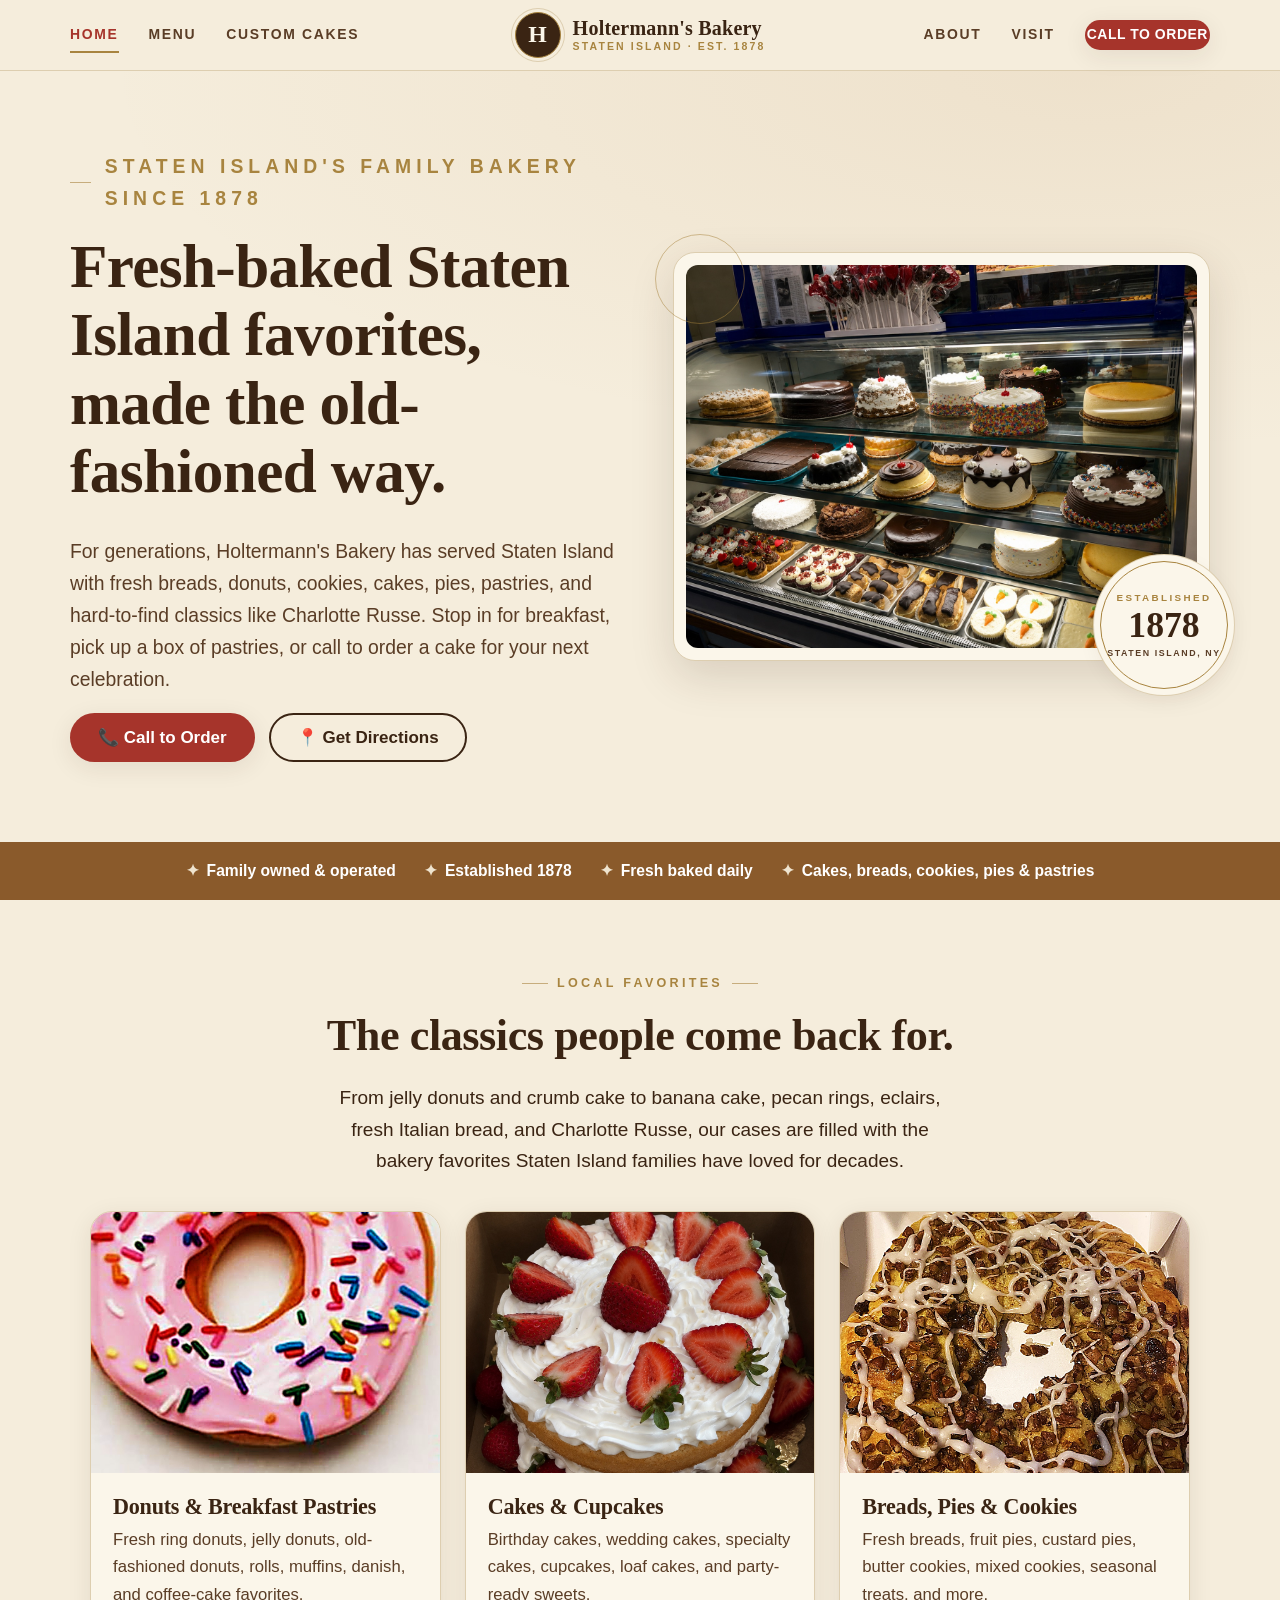
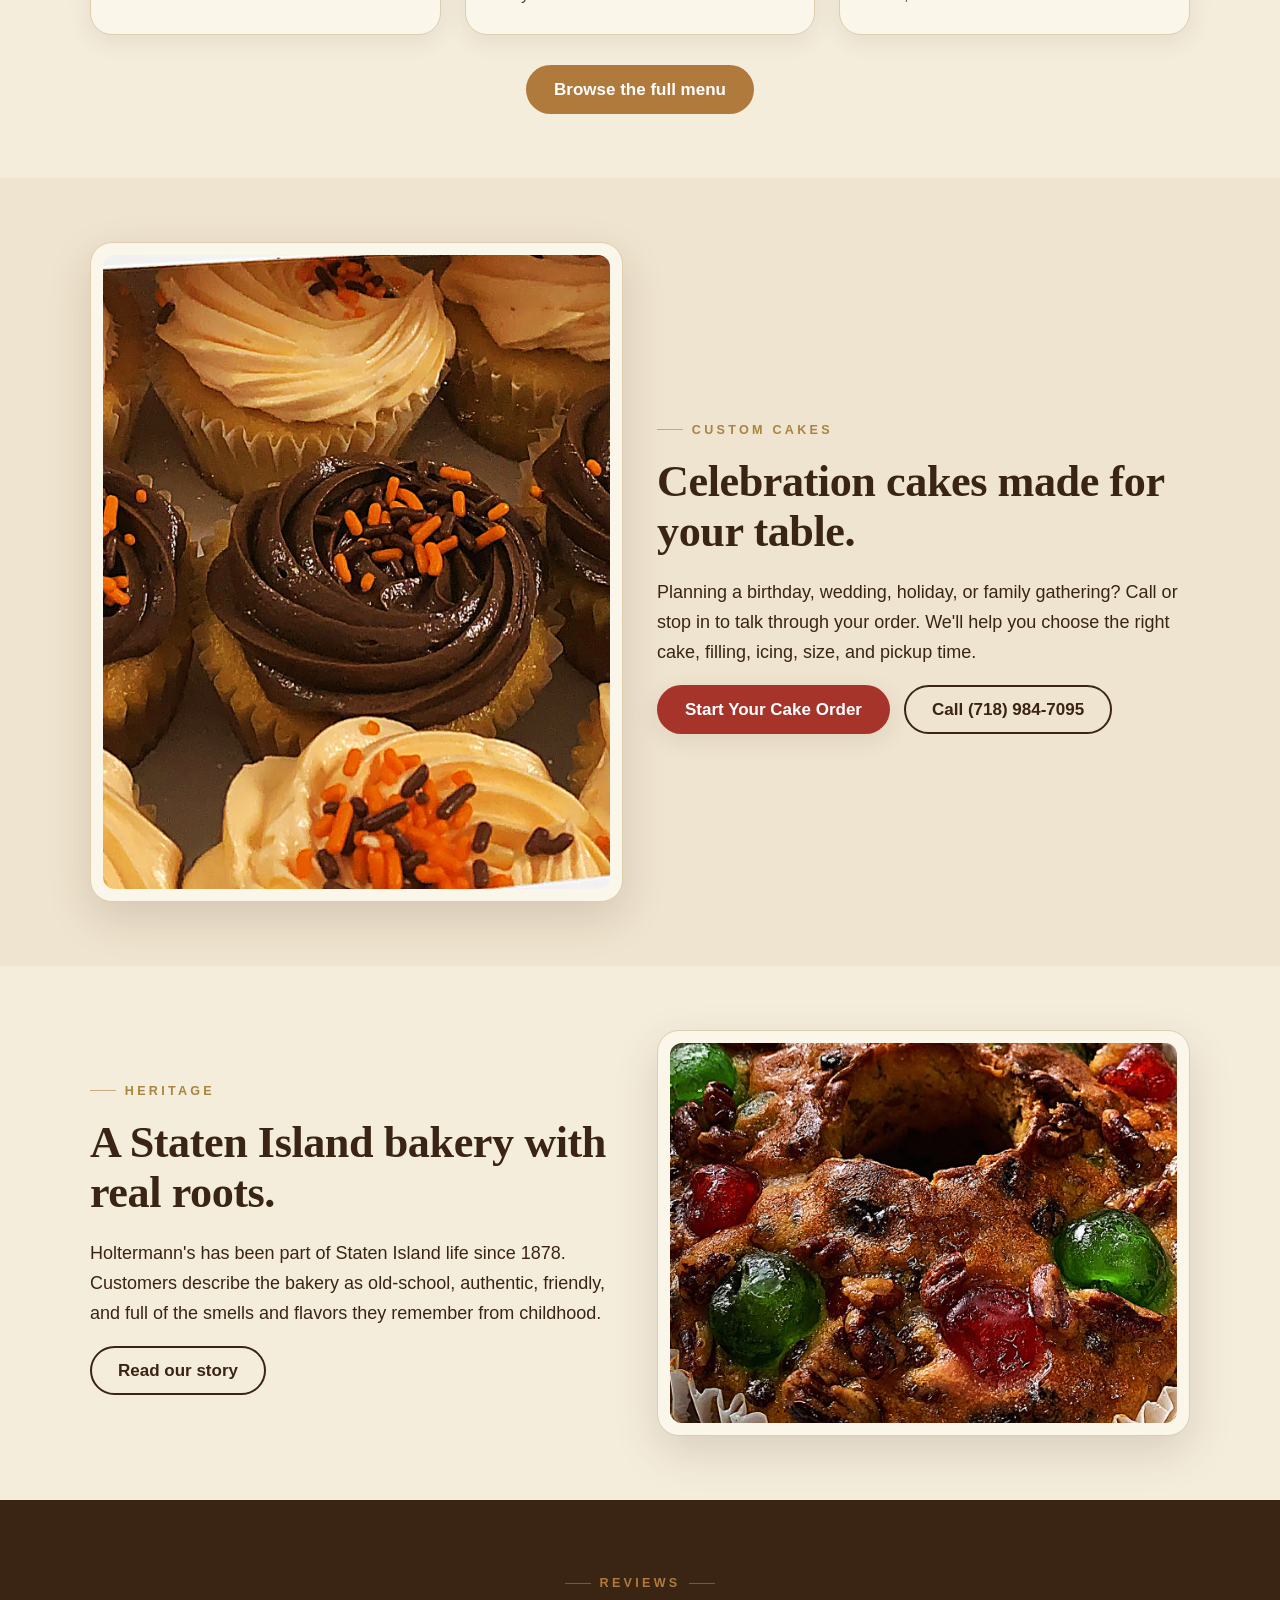
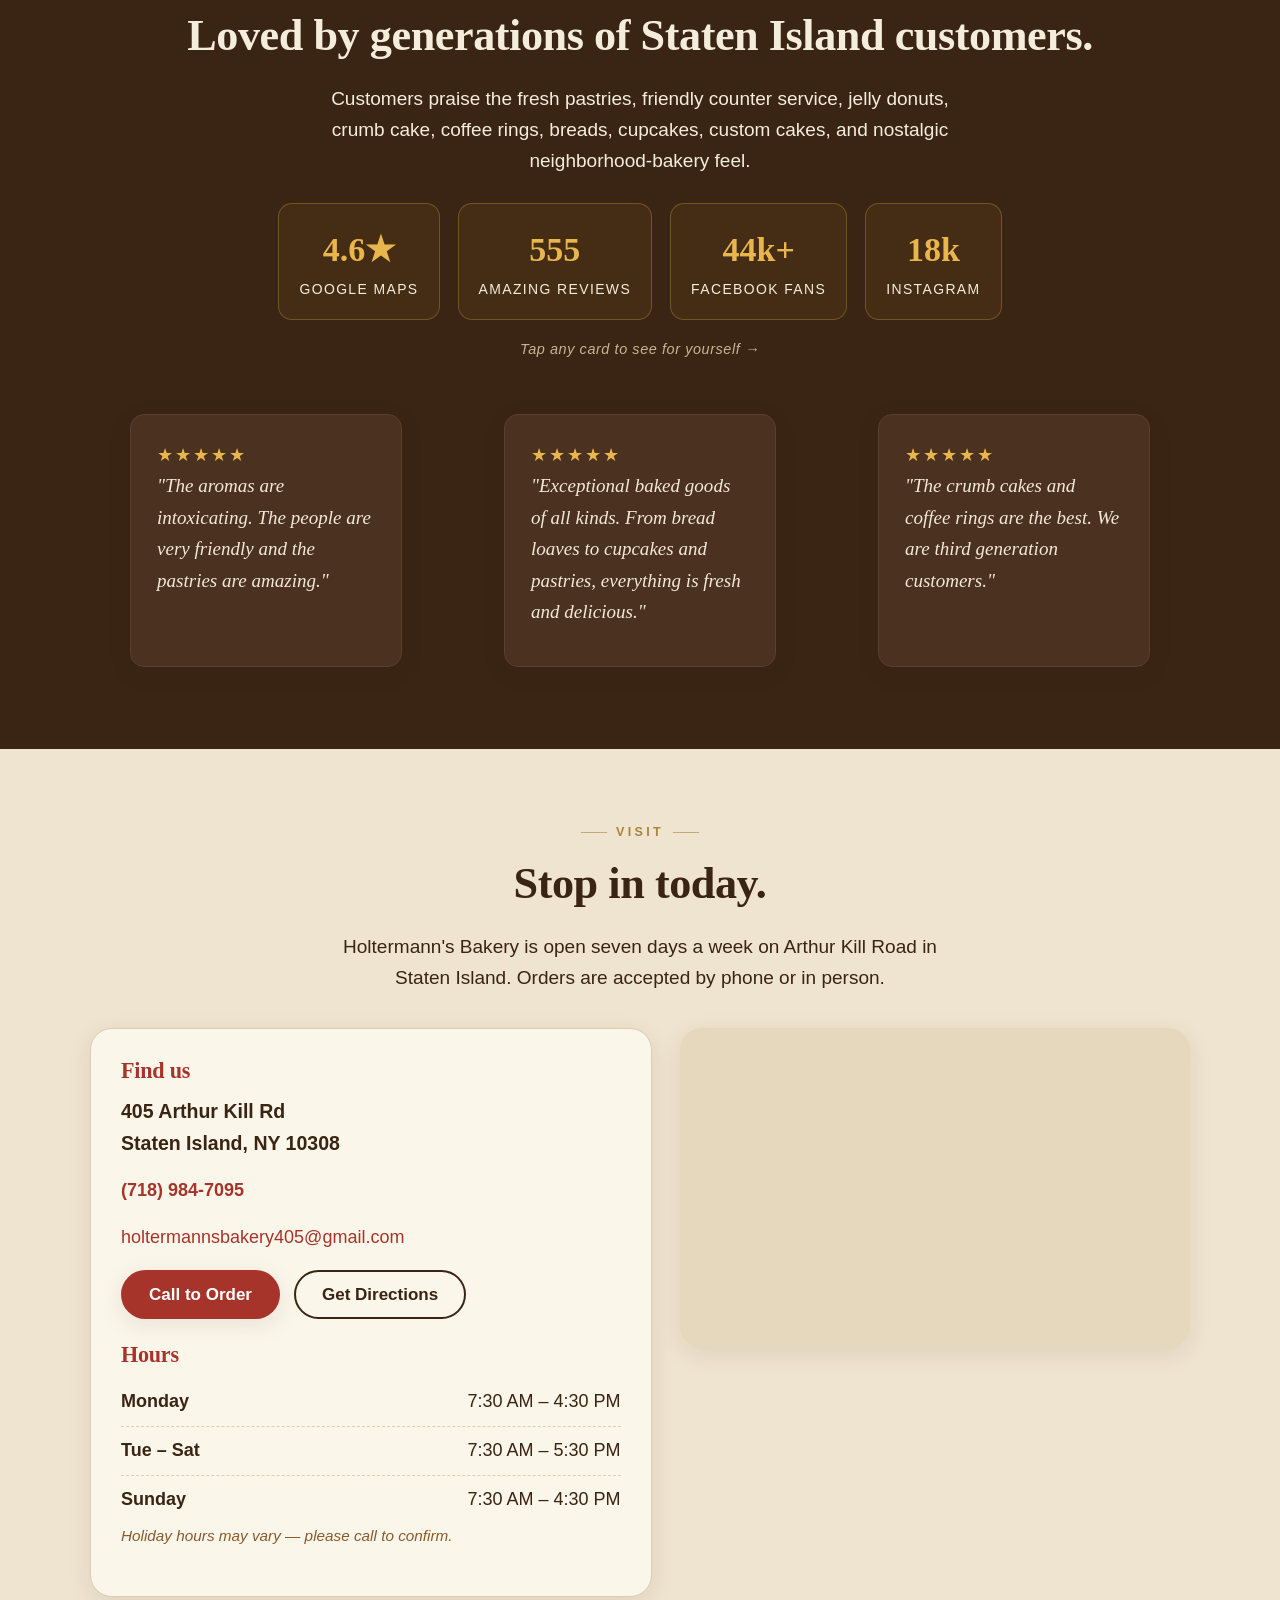
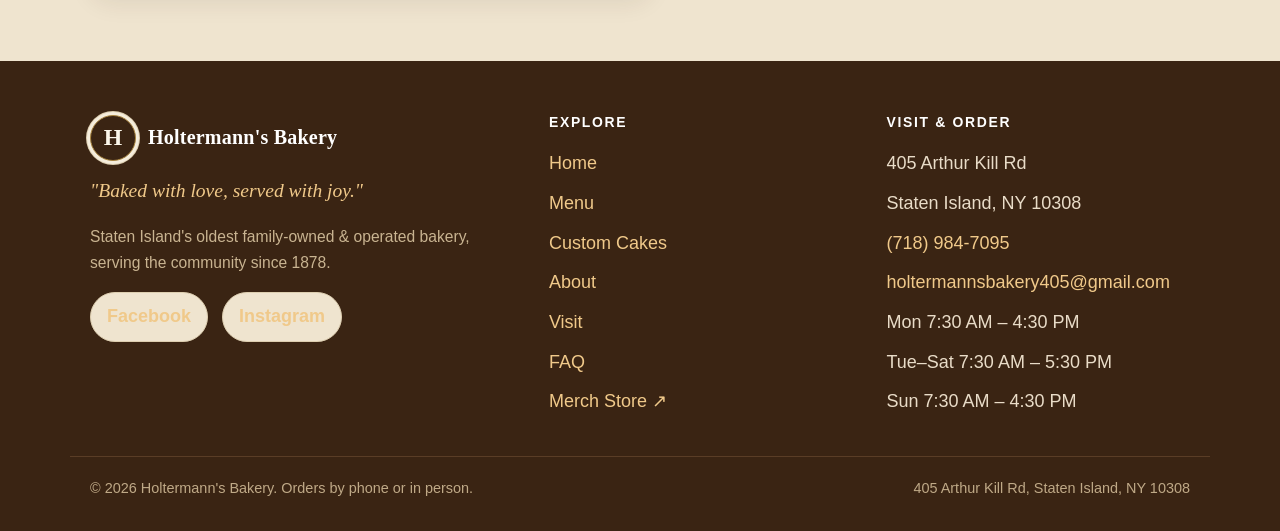
<file: index.html>
<!DOCTYPE html>
<html lang="en">
<head>
<meta charset="utf-8">
<meta name="viewport" content="width=device-width, initial-scale=1">
<title>Holtermann's Bakery | Staten Island Bakery Since 1878</title>
<meta name="description" content="Holtermann's Bakery is Staten Island's family-owned bakery since 1878, serving fresh donuts, cakes, breads, cookies, pies, pastries, and custom celebration cakes.">
<link rel="canonical" href="https://holtermannsbakerynyc.com/">
<meta property="og:title" content="Holtermann's Bakery | Staten Island Bakery Since 1878">
<meta property="og:description" content="Staten Island's family-owned bakery since 1878. Fresh donuts, cakes, breads, cookies, pies & custom cakes.">
<meta property="og:type" content="website">
<meta property="og:image" content="images/bakery-showcase.jpg">
<link rel="icon" href="data:image/svg+xml,<svg xmlns='http://www.w3.org/2000/svg' viewBox='0 0 100 100'><text y='.9em' font-size='90'>🥐</text></svg>">
<link rel="stylesheet" href="css/styles.css">
<script type="application/ld+json">
{
  "@context": "https://schema.org",
  "@type": "Bakery",
  "name": "Holtermann's Bakery",
  "description": "Staten Island's oldest family-owned and operated bakery, serving fresh breads, donuts, cookies, cakes, pies, and pastries since 1878.",
  "image": "https://holtermannsbakerynyc.com/images/bakery-showcase.jpg",
  "url": "https://holtermannsbakerynyc.com/",
  "telephone": "+1-718-984-7095",
  "email": "holtermannsbakery405@gmail.com",
  "foundingDate": "1878",
  "priceRange": "$$",
  "address": {
    "@type": "PostalAddress",
    "streetAddress": "405 Arthur Kill Rd",
    "addressLocality": "Staten Island",
    "addressRegion": "NY",
    "postalCode": "10308",
    "addressCountry": "US"
  },
  "sameAs": [
    "https://www.facebook.com/HoltermannsBakery/",
    "https://www.instagram.com/holtermanns_bakery/"
  ],
  "openingHoursSpecification": [
    { "@type": "OpeningHoursSpecification", "dayOfWeek": "Monday", "opens": "07:30", "closes": "16:30" },
    { "@type": "OpeningHoursSpecification", "dayOfWeek": ["Tuesday","Wednesday","Thursday","Friday","Saturday"], "opens": "07:30", "closes": "17:30" },
    { "@type": "OpeningHoursSpecification", "dayOfWeek": "Sunday", "opens": "07:30", "closes": "16:30" }
  ]
}
</script>
</head>
<body>
<a class="skip" href="#main">Skip to content</a>

<!-- HEADER -->
<header class="site-header">
  <nav class="nav" aria-label="Primary">
    <div class="nav__side nav__side--left">
      <a href="index.html" aria-current="page">Home</a>
      <a href="menu.html">Menu</a>
      <a href="custom-cakes.html">Custom Cakes</a>
    </div>
    <a class="brand" href="index.html">
      <span class="brand__mark" aria-hidden="true">H</span>
      <span class="brand__name">Holtermann's Bakery<span class="brand__since">Staten Island · Est. 1878</span></span>
    </a>
    <div class="nav__side nav__side--right">
      <a href="about.html">About</a>
      <a href="visit.html">Visit</a>
      <a class="btn btn--primary nav__cta" href="tel:+17189847095">Call to Order</a>
    </div>
    <button class="nav__toggle" aria-label="Open menu" aria-controls="mobile-menu" aria-expanded="false">
      <span></span><span></span><span></span>
    </button>
  </nav>
  <div class="mobile-menu" id="mobile-menu">
    <a href="index.html">Home</a>
    <a href="menu.html">Menu</a>
    <a href="custom-cakes.html">Custom Cakes</a>
    <a href="about.html">About</a>
    <a href="visit.html">Visit</a>
    <a href="faq.html">FAQ</a>
    <a href="https://merch.holtermannsbakerynyc.com/" target="_blank" rel="noopener">Merch</a>
    <a class="btn btn--primary" href="tel:+17189847095">Call (718) 984-7095</a>
  </div>
</header>

<main id="main">

  <!-- HERO -->
  <section class="hero">
    <div class="hero__inner">
      <div class="hero__content">
        <p class="eyebrow">Staten Island's family bakery since 1878</p>
        <h1>Fresh-baked Staten Island favorites, made the old-fashioned way.</h1>
        <p>For generations, Holtermann's Bakery has served Staten Island with fresh breads, donuts, cookies, cakes, pies, pastries, and hard-to-find classics like Charlotte Russe. Stop in for breakfast, pick up a box of pastries, or call to order a cake for your next celebration.</p>
        <div class="btn-row">
          <a class="btn btn--primary" href="tel:+17189847095">📞 Call to Order</a>
          <a class="btn btn--secondary" href="https://www.google.com/maps/dir/?api=1&destination=405+Arthur+Kill+Rd,+Staten+Island,+NY+10308" target="_blank" rel="noopener">📍 Get Directions</a>
        </div>
      </div>
      <div class="hero__media">
        <span class="hero__accent" aria-hidden="true"></span>
        <div class="framed">
          <img src="images/bakery-showcase.jpg" alt="Holtermann's Bakery display case filled with fresh cakes, cupcakes, eclairs and pastries">
        </div>
        <div class="hero__seal" aria-hidden="true">
          <div class="seal">
            <div>
              <span class="seal__est">Established</span>
              <span class="seal__yr">1878</span>
              <span class="seal__loc">Staten Island, NY</span>
            </div>
          </div>
        </div>
      </div>
    </div>
  </section>

  <!-- CREDIBILITY STRIP -->
  <div class="creds">
    <ul>
      <li>Family owned &amp; operated</li>
      <li>Established 1878</li>
      <li>Fresh baked daily</li>
      <li>Cakes, breads, cookies, pies &amp; pastries</li>
    </ul>
  </div>

  <!-- FAVORITES -->
  <section class="section">
    <div class="wrap center">
      <p class="eyebrow">Local favorites</p>
      <h2>The classics people come back for.</h2>
      <p class="lede">From jelly donuts and crumb cake to banana cake, pecan rings, eclairs, fresh Italian bread, and Charlotte Russe, our cases are filled with the bakery favorites Staten Island families have loved for decades.</p>
    </div>
    <div class="wrap" style="margin-top:34px">
      <div class="cards">
        <article class="card">
          <img class="card__img" src="images/celebrate-donut.jpg" alt="Pink-frosted donut covered in rainbow sprinkles">
          <div class="card__body">
            <h3>Donuts &amp; Breakfast Pastries</h3>
            <p>Fresh ring donuts, jelly donuts, old-fashioned donuts, rolls, muffins, danish, and coffee-cake favorites.</p>
          </div>
        </article>
        <article class="card">
          <img class="card__img" src="images/strawberry-cake.jpg" alt="Fresh strawberry whipped-cream layer cake">
          <div class="card__body">
            <h3>Cakes &amp; Cupcakes</h3>
            <p>Birthday cakes, wedding cakes, specialty cakes, cupcakes, loaf cakes, and party-ready sweets.</p>
          </div>
        </article>
        <article class="card">
          <img class="card__img" src="images/pecan-ring.jpg" alt="Glazed pecan ring coffee cake">
          <div class="card__body">
            <h3>Breads, Pies &amp; Cookies</h3>
            <p>Fresh breads, fruit pies, custard pies, butter cookies, mixed cookies, seasonal treats, and more.</p>
          </div>
        </article>
      </div>
      <div class="center" style="margin-top:30px">
        <a class="btn btn--light" href="menu.html">Browse the full menu</a>
      </div>
    </div>
  </section>

  <!-- CUSTOM CAKES -->
  <section class="section section--cream">
    <div class="wrap split">
      <div class="split__media">
        <img src="images/cupcakes-box.jpg" alt="Box of decorated Holtermann's cupcakes ready for a celebration">
      </div>
      <div>
        <p class="eyebrow">Custom cakes</p>
        <h2>Celebration cakes made for your table.</h2>
        <p>Planning a birthday, wedding, holiday, or family gathering? Call or stop in to talk through your order. We'll help you choose the right cake, filling, icing, size, and pickup time.</p>
        <div class="btn-row">
          <a class="btn btn--primary" href="custom-cakes.html">Start Your Cake Order</a>
          <a class="btn btn--secondary" href="tel:+17189847095">Call (718) 984-7095</a>
        </div>
      </div>
    </div>
  </section>

  <!-- HERITAGE -->
  <section class="section">
    <div class="wrap split split--reverse split--wide">
      <div class="split__media">
        <img src="images/fruitcake-ring.jpg" alt="Traditional glazed fruit ring cake from Holtermann's Bakery">
      </div>
      <div>
        <p class="eyebrow">Heritage</p>
        <h2>A Staten Island bakery with real roots.</h2>
        <p>Holtermann's has been part of Staten Island life since 1878. Customers describe the bakery as old-school, authentic, friendly, and full of the smells and flavors they remember from childhood.</p>
        <a class="btn btn--secondary" href="about.html">Read our story</a>
      </div>
    </div>
  </section>

  <!-- REVIEWS -->
  <section class="section section--choc">
    <div class="wrap center">
      <p class="eyebrow">Reviews</p>
      <h2>Loved by generations of Staten Island customers.</h2>
      <p class="lede">Customers praise the fresh pastries, friendly counter service, jelly donuts, crumb cake, coffee rings, breads, cupcakes, custom cakes, and nostalgic neighborhood-bakery feel.</p>
      <div class="rating-row" style="margin:26px 0 0">
        <a class="rating" href="https://www.google.com/maps/place/Holtermann%27s+Bakery/@40.5582791,-74.1717361,14z/data=!4m6!3m5!1s0x89c24b96fa76ae95:0x78c61182bccd5add!8m2!3d40.5645637!4d-74.1556045!16s%2Fg%2F1tmqmpqr?entry=ttu&amp;g_ep=EgoyMDI2MDcwNy4wIKXMDSoASAFQAw%3D%3D" target="_blank" rel="noopener"><b>4.6★</b><span>Google Maps</span></a>
        <a class="rating" href="https://www.google.com/maps/place/Holtermann%27s+Bakery/@40.5582791,-74.1717361,14z/data=!4m8!3m7!1s0x89c24b96fa76ae95:0x78c61182bccd5add!8m2!3d40.5645637!4d-74.1556045!9m1!1b1!16s%2Fg%2F1tmqmpqr?entry=ttu&amp;g_ep=EgoyMDI2MDcwNy4wIKXMDSoASAFQAw%3D%3D" target="_blank" rel="noopener"><b>555</b><span>Amazing Reviews</span></a>
        <a class="rating" href="https://www.facebook.com/HoltermannsBakery/" target="_blank" rel="noopener"><b>44k+</b><span>Facebook fans</span></a>
        <a class="rating" href="https://www.instagram.com/holtermanns_bakery/?hl=en" target="_blank" rel="noopener"><b>18k</b><span>Instagram</span></a>
      </div>
      <p class="rating-hint">Tap any card to see for yourself &rarr;</p>
    </div>
    <div class="wrap">
      <div class="quotes">
        <blockquote class="quote">
          <div class="stars" aria-label="5 out of 5 stars">★★★★★</div>
          <p>"The aromas are intoxicating. The people are very friendly and the pastries are amazing."</p>
        </blockquote>
        <blockquote class="quote">
          <div class="stars" aria-label="5 out of 5 stars">★★★★★</div>
          <p>"Exceptional baked goods of all kinds. From bread loaves to cupcakes and pastries, everything is fresh and delicious."</p>
        </blockquote>
        <blockquote class="quote">
          <div class="stars" aria-label="5 out of 5 stars">★★★★★</div>
          <p>"The crumb cakes and coffee rings are the best. We are third generation customers."</p>
        </blockquote>
      </div>
    </div>
  </section>

  <!-- VISIT -->
  <section class="section section--cream" id="visit">
    <div class="wrap">
      <div class="center" style="margin-bottom:34px">
        <p class="eyebrow">Visit</p>
        <h2>Stop in today.</h2>
        <p class="lede">Holtermann's Bakery is open seven days a week on Arthur Kill Road in Staten Island. Orders are accepted by phone or in person.</p>
      </div>
      <div class="info">
        <div class="info__card">
          <h3>Find us</h3>
          <p class="address-line">405 Arthur Kill Rd<br>Staten Island, NY 10308</p>
          <p><a href="tel:+17189847095"><strong>(718) 984-7095</strong></a></p>
          <p style="word-break:break-word"><a href="mailto:holtermannsbakery405@gmail.com">holtermannsbakery405@gmail.com</a></p>
          <div class="btn-row" style="margin:16px 0">
            <a class="btn btn--primary" href="tel:+17189847095">Call to Order</a>
            <a class="btn btn--secondary" href="https://www.google.com/maps/dir/?api=1&destination=405+Arthur+Kill+Rd,+Staten+Island,+NY+10308" target="_blank" rel="noopener">Get Directions</a>
          </div>
          <h3 style="margin-top:24px">Hours</h3>
          <ul class="hours">
            <li><span class="day">Monday</span><span>7:30 AM – 4:30 PM</span></li>
            <li><span class="day">Tue – Sat</span><span>7:30 AM – 5:30 PM</span></li>
            <li><span class="day">Sunday</span><span>7:30 AM – 4:30 PM</span></li>
          </ul>
          <p class="pill-note">Holiday hours may vary — please call to confirm.</p>
        </div>
        <div>
          <iframe class="map-embed" title="Map to Holtermann's Bakery, 405 Arthur Kill Rd, Staten Island, NY 10308"
            src="https://maps.google.com/maps?q=405%20Arthur%20Kill%20Rd,%20Staten%20Island,%20NY%2010308&t=&z=15&ie=UTF8&iwloc=&output=embed"
            loading="lazy" referrerpolicy="no-referrer-when-downgrade"></iframe>
        </div>
      </div>
    </div>
  </section>

</main>

<!-- FOOTER -->
<footer class="site-footer">
  <div class="wrap footer-grid">
    <div>
      <div class="footer-brand">
        <span class="brand__mark" aria-hidden="true">H</span>
        <span class="brand__name" style="color:#fff">Holtermann's Bakery</span>
      </div>
      <p class="footer-tag">"Baked with love, served with joy."</p>
      <p style="color:#c9b491;font-size:.92rem">Staten Island's oldest family-owned &amp; operated bakery, serving the community since 1878.</p>
      <div class="socials" style="margin-top:8px">
        <a href="https://www.facebook.com/HoltermannsBakery/" target="_blank" rel="noopener">Facebook</a>
        <a href="https://www.instagram.com/holtermanns_bakery/" target="_blank" rel="noopener">Instagram</a>
      </div>
    </div>
    <div>
      <h4>Explore</h4>
      <ul>
        <li><a href="index.html">Home</a></li>
        <li><a href="menu.html">Menu</a></li>
        <li><a href="custom-cakes.html">Custom Cakes</a></li>
        <li><a href="about.html">About</a></li>
        <li><a href="visit.html">Visit</a></li>
        <li><a href="faq.html">FAQ</a></li>
        <li><a href="https://merch.holtermannsbakerynyc.com/" target="_blank" rel="noopener">Merch Store ↗</a></li>
      </ul>
    </div>
    <div>
      <h4>Visit &amp; Order</h4>
      <ul>
        <li>405 Arthur Kill Rd</li>
        <li>Staten Island, NY 10308</li>
        <li><a href="tel:+17189847095">(718) 984-7095</a></li>
        <li><a href="mailto:holtermannsbakery405@gmail.com">holtermannsbakery405@gmail.com</a></li>
        <li>Mon 7:30 AM – 4:30 PM</li>
        <li>Tue–Sat 7:30 AM – 5:30 PM</li>
        <li>Sun 7:30 AM – 4:30 PM</li>
      </ul>
    </div>
  </div>
  <div class="wrap footer-bottom">
    <span>© <span id="year">2026</span> Holtermann's Bakery. Orders by phone or in person.</span>
    <span>405 Arthur Kill Rd, Staten Island, NY 10308</span>
  </div>
</footer>

<!-- STICKY MOBILE CALL BAR -->
<div class="callbar">
  <a class="call" href="tel:+17189847095">📞 Call to Order</a>
  <a class="dir" href="https://www.google.com/maps/dir/?api=1&destination=405+Arthur+Kill+Rd,+Staten+Island,+NY+10308" target="_blank" rel="noopener">📍 Directions</a>
</div>

<script src="js/main.js"></script>
</body>
</html>
</file>
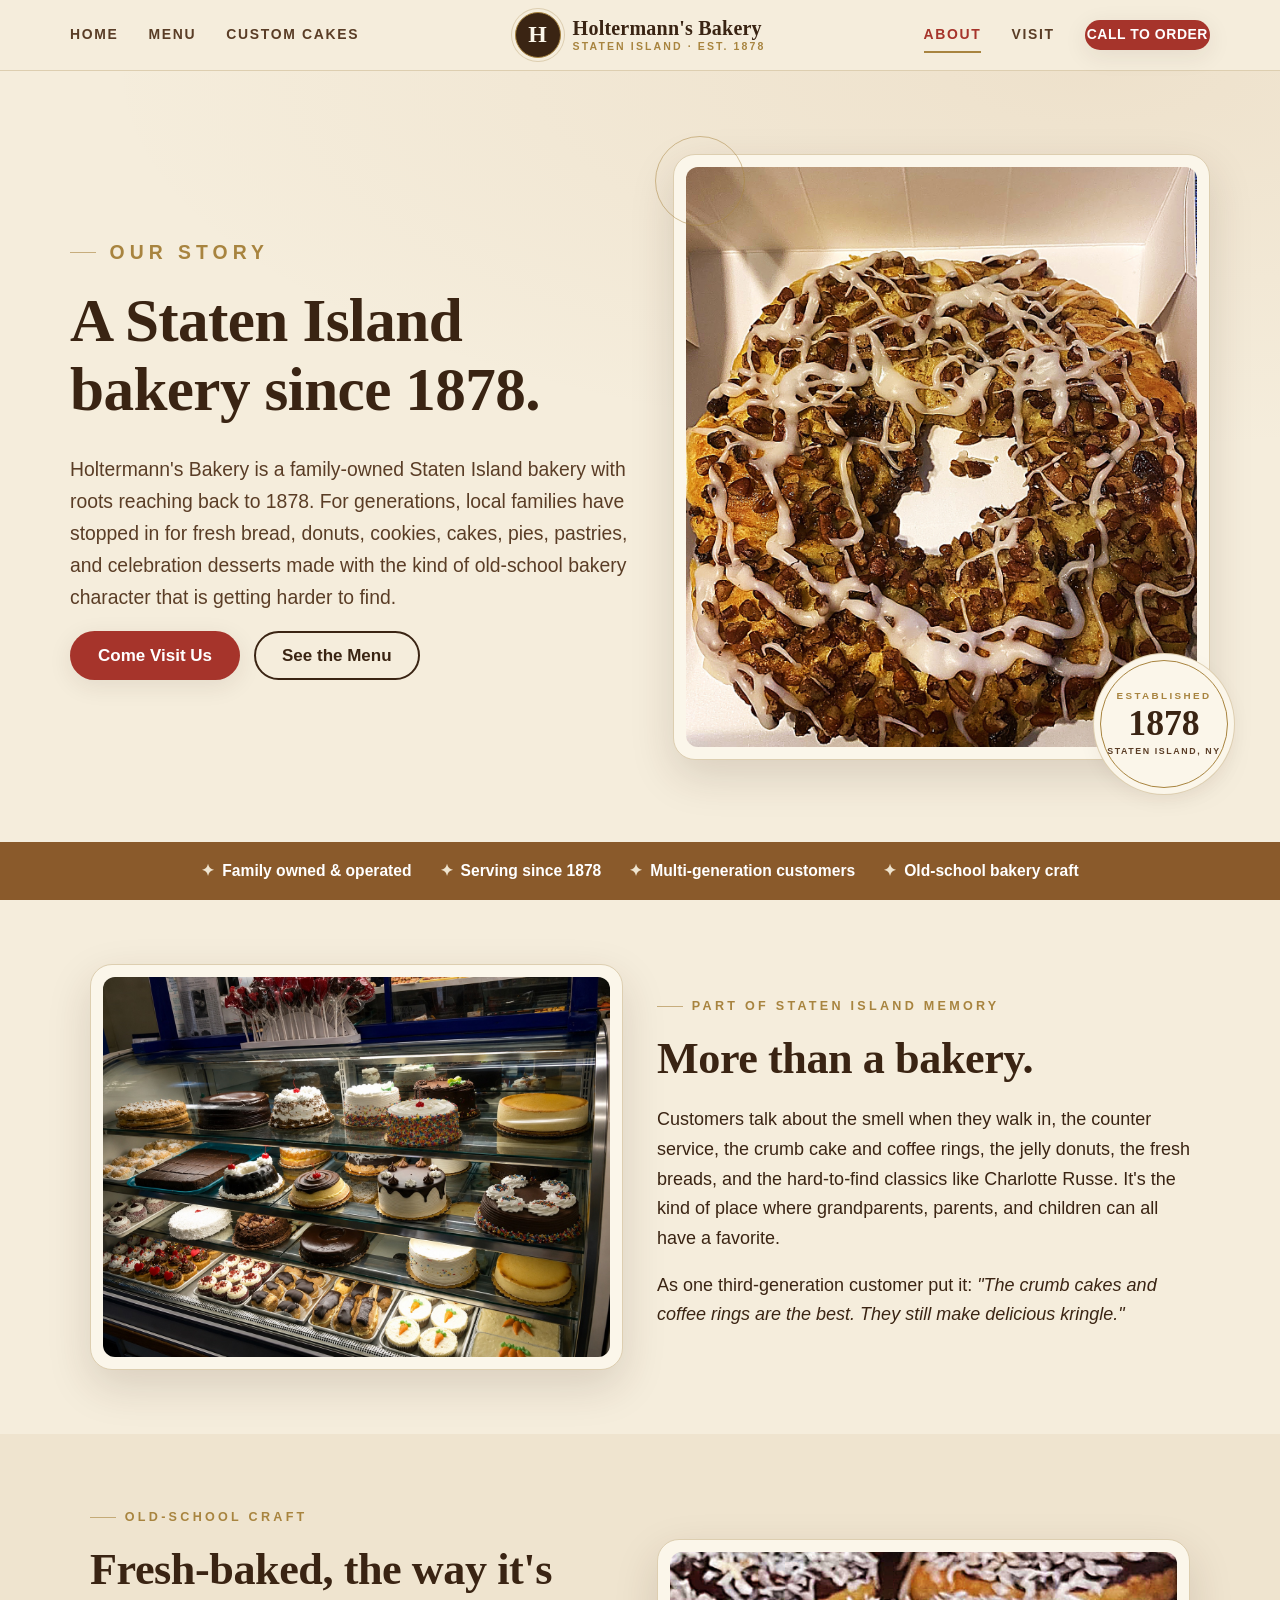
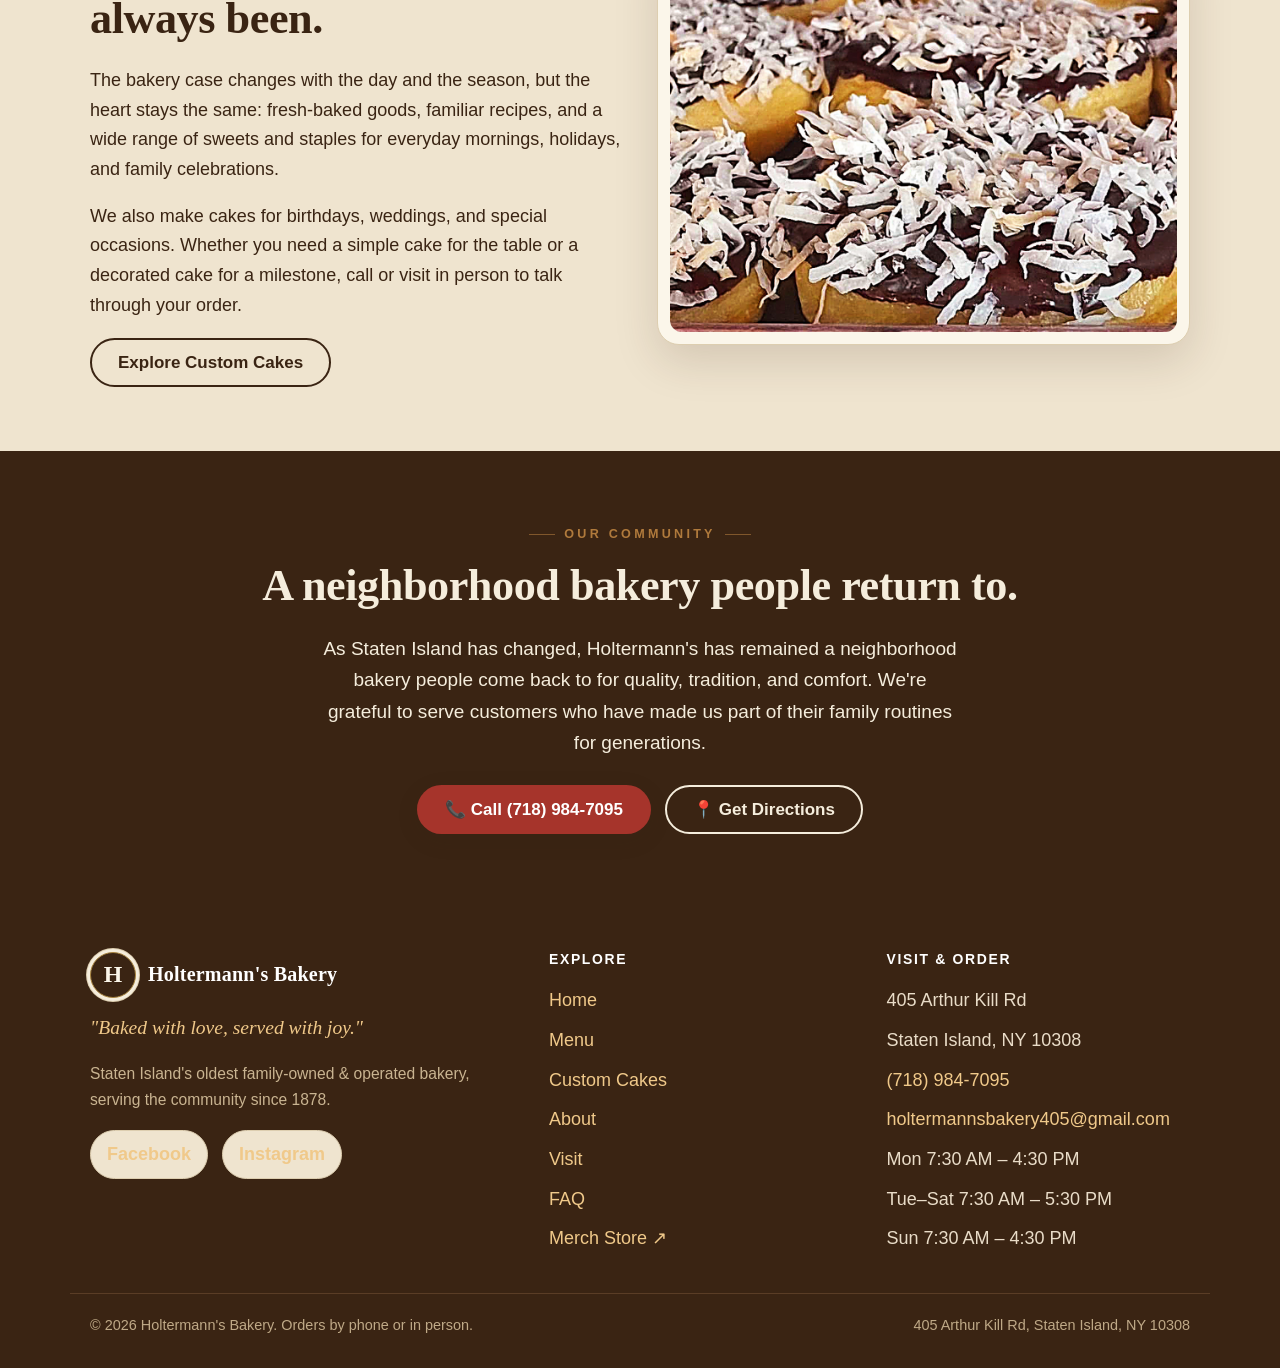
<file: about.html>
<!DOCTYPE html>
<html lang="en">
<head>
<meta charset="utf-8">
<meta name="viewport" content="width=device-width, initial-scale=1">
<title>About Holtermann's Bakery | Family-Owned Staten Island Bakery Since 1878</title>
<meta name="description" content="Learn about Holtermann's Bakery, Staten Island's historic family-owned bakery serving breads, cakes, cookies, donuts, pies, pastries, and custom cakes since 1878.">
<link rel="canonical" href="https://holtermannsbakerynyc.com/about">
<meta property="og:title" content="About Holtermann's Bakery | Staten Island Since 1878">
<meta property="og:description" content="A family-owned Staten Island bakery with roots reaching back to 1878.">
<meta property="og:image" content="images/fruitcake-ring.jpg">
<link rel="icon" href="data:image/svg+xml,<svg xmlns='http://www.w3.org/2000/svg' viewBox='0 0 100 100'><text y='.9em' font-size='90'>🥐</text></svg>">
<link rel="stylesheet" href="css/styles.css">
</head>
<body>
<a class="skip" href="#main">Skip to content</a>

<header class="site-header">
  <nav class="nav" aria-label="Primary">
    <div class="nav__side nav__side--left">
      <a href="index.html">Home</a>
      <a href="menu.html">Menu</a>
      <a href="custom-cakes.html">Custom Cakes</a>
    </div>
    <a class="brand" href="index.html">
      <span class="brand__mark" aria-hidden="true">H</span>
      <span class="brand__name">Holtermann's Bakery<span class="brand__since">Staten Island · Est. 1878</span></span>
    </a>
    <div class="nav__side nav__side--right">
      <a href="about.html" aria-current="page">About</a>
      <a href="visit.html">Visit</a>
      <a class="btn btn--primary nav__cta" href="tel:+17189847095">Call to Order</a>
    </div>
    <button class="nav__toggle" aria-label="Open menu" aria-controls="mobile-menu" aria-expanded="false"><span></span><span></span><span></span></button>
  </nav>
  <div class="mobile-menu" id="mobile-menu">
    <a href="index.html">Home</a>
    <a href="menu.html">Menu</a>
    <a href="custom-cakes.html">Custom Cakes</a>
    <a href="about.html">About</a>
    <a href="visit.html">Visit</a>
    <a href="faq.html">FAQ</a>
    <a href="https://merch.holtermannsbakerynyc.com/" target="_blank" rel="noopener">Merch</a>
    <a class="btn btn--primary" href="tel:+17189847095">Call (718) 984-7095</a>
  </div>
</header>

<main id="main">
  <section class="hero">
    <div class="hero__inner">
      <div class="hero__content">
        <p class="eyebrow">Our Story</p>
        <h1>A Staten Island bakery since 1878.</h1>
        <p>Holtermann's Bakery is a family-owned Staten Island bakery with roots reaching back to 1878. For generations, local families have stopped in for fresh bread, donuts, cookies, cakes, pies, pastries, and celebration desserts made with the kind of old-school bakery character that is getting harder to find.</p>
        <div class="btn-row">
          <a class="btn btn--primary" href="visit.html">Come Visit Us</a>
          <a class="btn btn--secondary" href="menu.html">See the Menu</a>
        </div>
      </div>
      <div class="hero__media">
        <span class="hero__accent" aria-hidden="true"></span>
        <div class="framed">
          <img src="images/pecan-ring.jpg" alt="Glazed pecan ring, a longtime Holtermann's favorite">
        </div>
        <div class="hero__seal" aria-hidden="true">
          <div class="seal">
            <div>
              <span class="seal__est">Established</span>
              <span class="seal__yr">1878</span>
              <span class="seal__loc">Staten Island, NY</span>
            </div>
          </div>
        </div>
      </div>
    </div>
  </section>

  <div class="creds">
    <ul>
      <li>Family owned &amp; operated</li>
      <li>Serving since 1878</li>
      <li>Multi-generation customers</li>
      <li>Old-school bakery craft</li>
    </ul>
  </div>

  <section class="section">
    <div class="wrap split split--wide">
      <div class="split__media">
        <img src="images/bakery-showcase.jpg" alt="Holtermann's Bakery display case full of cakes and pastries">
      </div>
      <div>
        <p class="eyebrow">Part of Staten Island memory</p>
        <h2>More than a bakery.</h2>
        <p>Customers talk about the smell when they walk in, the counter service, the crumb cake and coffee rings, the jelly donuts, the fresh breads, and the hard-to-find classics like Charlotte Russe. It's the kind of place where grandparents, parents, and children can all have a favorite.</p>
        <p>As one third-generation customer put it: <em>"The crumb cakes and coffee rings are the best. They still make delicious kringle."</em></p>
      </div>
    </div>
  </section>

  <section class="section section--cream">
    <div class="wrap split split--reverse split--wide">
      <div class="split__media">
        <img src="images/coconut-donuts.jpg" alt="Fresh coconut-topped donuts">
      </div>
      <div>
        <p class="eyebrow">Old-school craft</p>
        <h2>Fresh-baked, the way it's always been.</h2>
        <p>The bakery case changes with the day and the season, but the heart stays the same: fresh-baked goods, familiar recipes, and a wide range of sweets and staples for everyday mornings, holidays, and family celebrations.</p>
        <p>We also make cakes for birthdays, weddings, and special occasions. Whether you need a simple cake for the table or a decorated cake for a milestone, call or visit in person to talk through your order.</p>
        <a class="btn btn--secondary" href="custom-cakes.html">Explore Custom Cakes</a>
      </div>
    </div>
  </section>

  <section class="section section--choc center">
    <div class="wrap">
      <p class="eyebrow">Our community</p>
      <h2>A neighborhood bakery people return to.</h2>
      <p class="lede">As Staten Island has changed, Holtermann's has remained a neighborhood bakery people come back to for quality, tradition, and comfort. We're grateful to serve customers who have made us part of their family routines for generations.</p>
      <div class="btn-row center" style="margin-top:26px">
        <a class="btn btn--primary" href="tel:+17189847095">📞 Call (718) 984-7095</a>
        <a class="btn btn--secondary" href="https://www.google.com/maps/dir/?api=1&destination=405+Arthur+Kill+Rd,+Staten+Island,+NY+10308" target="_blank" rel="noopener">📍 Get Directions</a>
      </div>
    </div>
  </section>
</main>

<footer class="site-footer">
  <div class="wrap footer-grid">
    <div>
      <div class="footer-brand">
        <span class="brand__mark" aria-hidden="true">H</span>
        <span class="brand__name" style="color:#fff">Holtermann's Bakery</span>
      </div>
      <p class="footer-tag">"Baked with love, served with joy."</p>
      <p style="color:#c9b491;font-size:.92rem">Staten Island's oldest family-owned &amp; operated bakery, serving the community since 1878.</p>
      <div class="socials" style="margin-top:8px">
        <a href="https://www.facebook.com/HoltermannsBakery/" target="_blank" rel="noopener">Facebook</a>
        <a href="https://www.instagram.com/holtermanns_bakery/" target="_blank" rel="noopener">Instagram</a>
      </div>
    </div>
    <div>
      <h4>Explore</h4>
      <ul>
        <li><a href="index.html">Home</a></li>
        <li><a href="menu.html">Menu</a></li>
        <li><a href="custom-cakes.html">Custom Cakes</a></li>
        <li><a href="about.html">About</a></li>
        <li><a href="visit.html">Visit</a></li>
        <li><a href="faq.html">FAQ</a></li>
        <li><a href="https://merch.holtermannsbakerynyc.com/" target="_blank" rel="noopener">Merch Store ↗</a></li>
      </ul>
    </div>
    <div>
      <h4>Visit &amp; Order</h4>
      <ul>
        <li>405 Arthur Kill Rd</li>
        <li>Staten Island, NY 10308</li>
        <li><a href="tel:+17189847095">(718) 984-7095</a></li>
        <li><a href="mailto:holtermannsbakery405@gmail.com">holtermannsbakery405@gmail.com</a></li>
        <li>Mon 7:30 AM – 4:30 PM</li>
        <li>Tue–Sat 7:30 AM – 5:30 PM</li>
        <li>Sun 7:30 AM – 4:30 PM</li>
      </ul>
    </div>
  </div>
  <div class="wrap footer-bottom">
    <span>© <span id="year">2026</span> Holtermann's Bakery. Orders by phone or in person.</span>
    <span>405 Arthur Kill Rd, Staten Island, NY 10308</span>
  </div>
</footer>

<div class="callbar">
  <a class="call" href="tel:+17189847095">📞 Call to Order</a>
  <a class="dir" href="https://www.google.com/maps/dir/?api=1&destination=405+Arthur+Kill+Rd,+Staten+Island,+NY+10308" target="_blank" rel="noopener">📍 Directions</a>
</div>

<script src="js/main.js"></script>
</body>
</html>
</file>
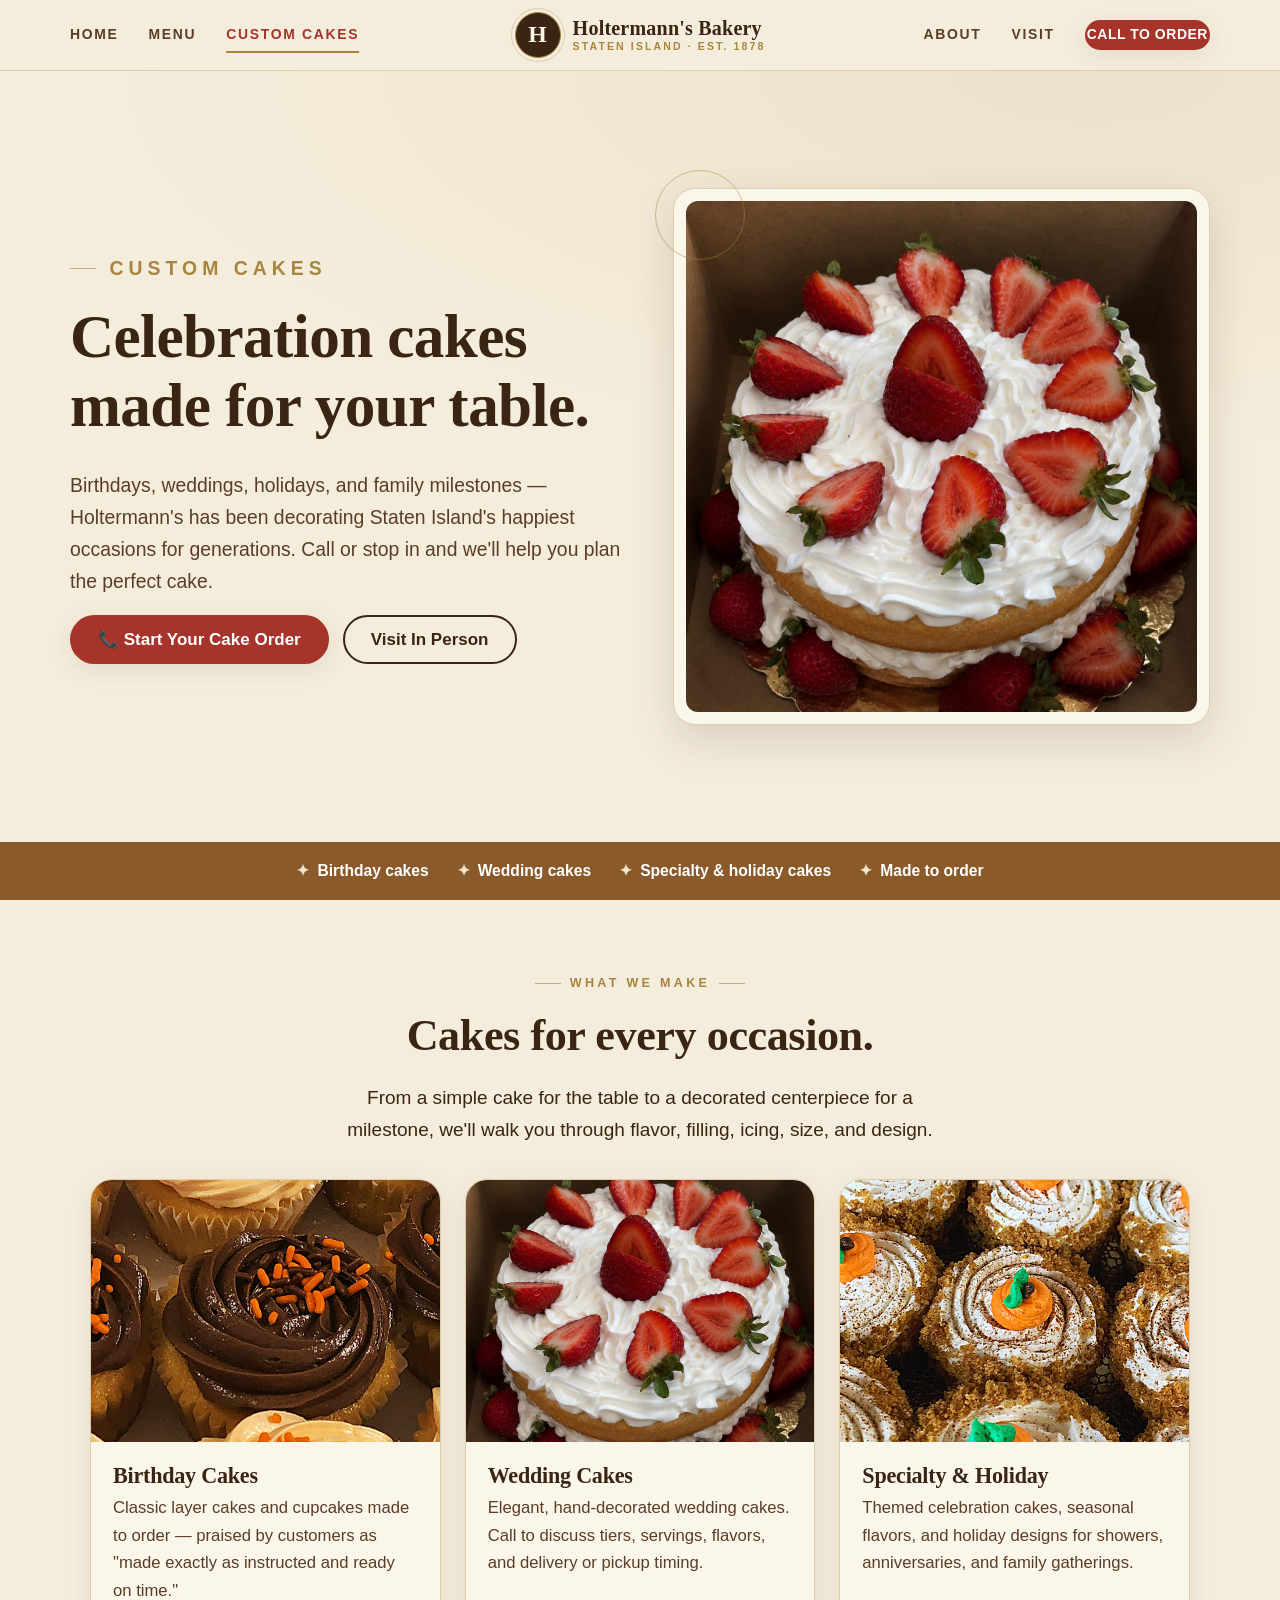
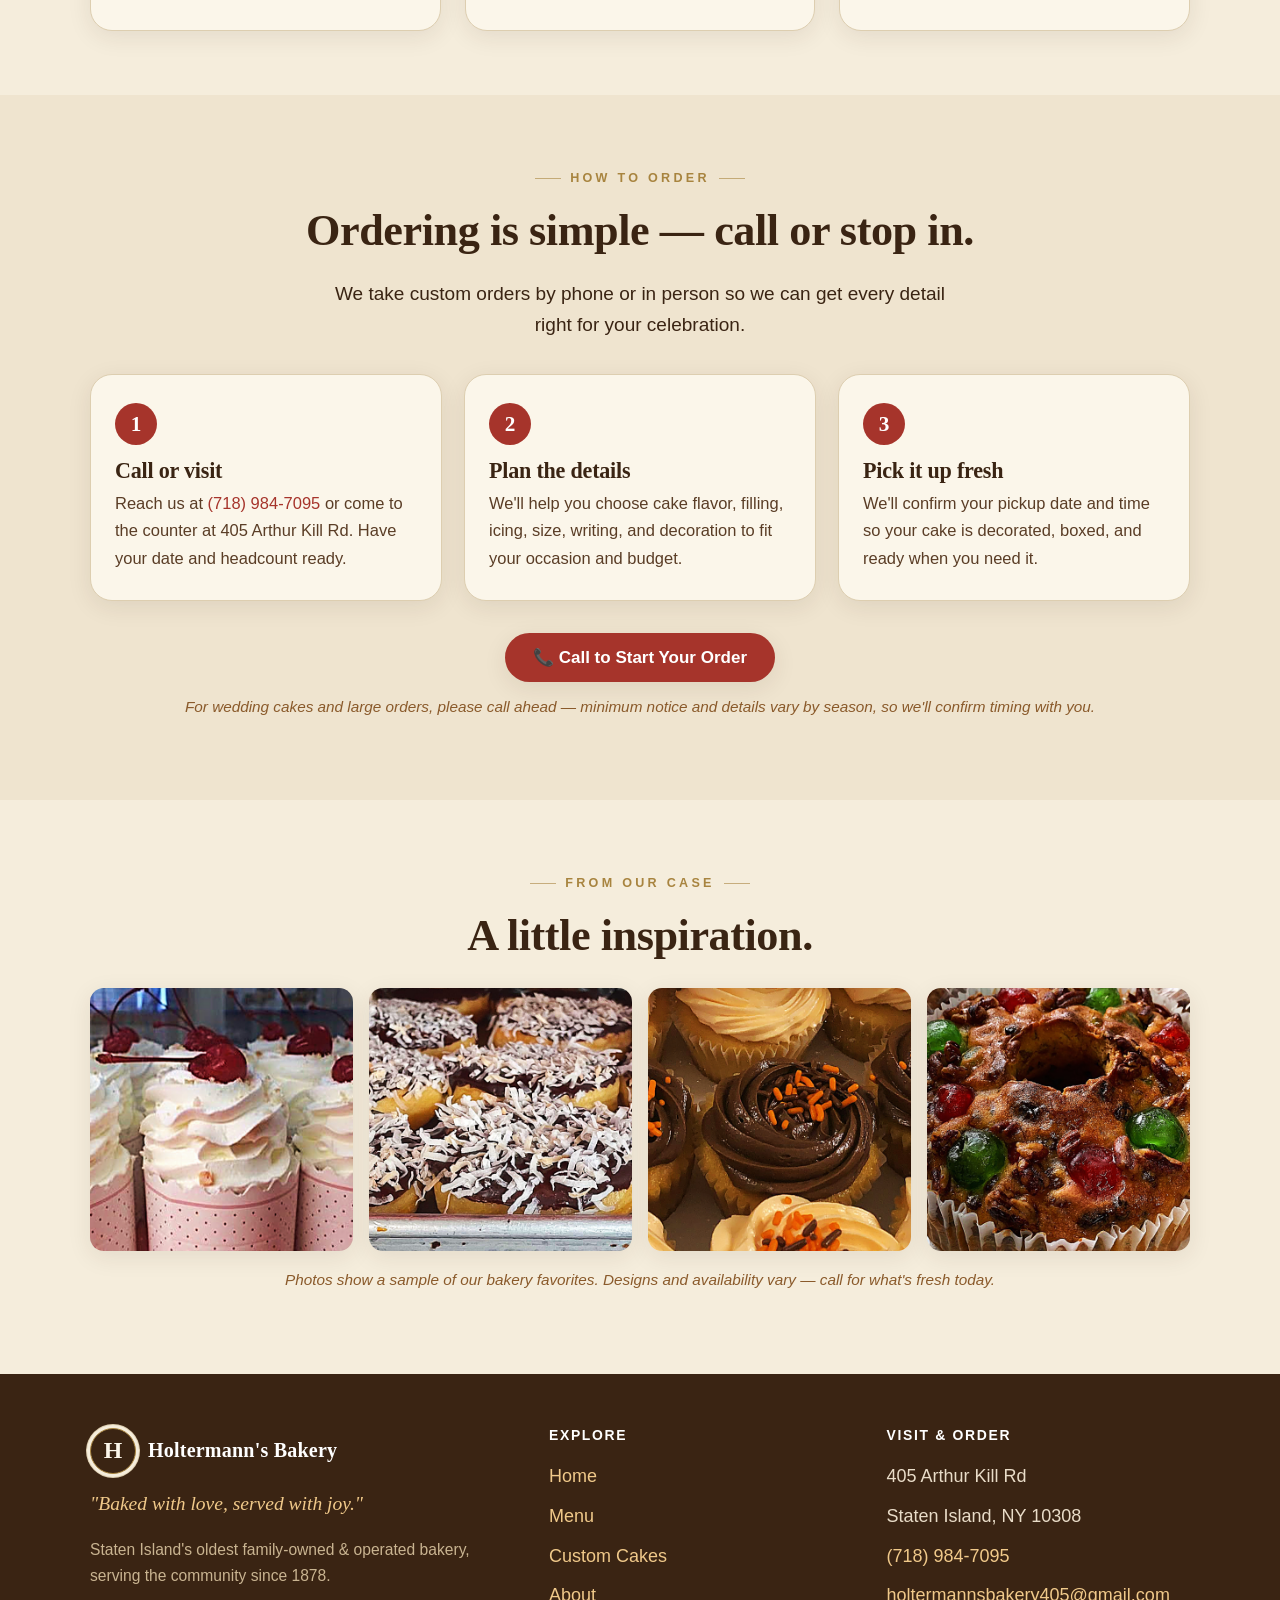
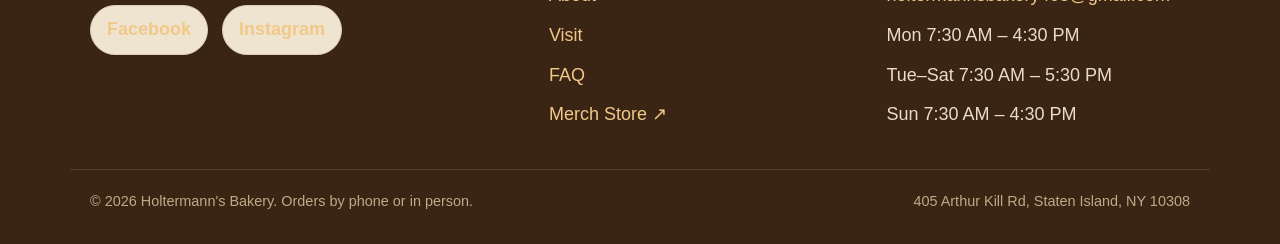
<file: custom-cakes.html>
<!DOCTYPE html>
<html lang="en">
<head>
<meta charset="utf-8">
<meta name="viewport" content="width=device-width, initial-scale=1">
<title>Custom Cakes | Holtermann's Bakery — Birthday, Wedding & Specialty Cakes</title>
<meta name="description" content="Custom birthday, wedding, and specialty celebration cakes from Holtermann's Bakery in Staten Island. Call or visit in person to plan flavor, filling, size, and pickup.">
<link rel="canonical" href="https://holtermannsbakerynyc.com/custom-cakes">
<meta property="og:title" content="Custom Cakes | Holtermann's Bakery">
<meta property="og:description" content="Birthday, wedding & specialty cakes made to order in Staten Island since 1878.">
<meta property="og:image" content="images/strawberry-cake.jpg">
<link rel="icon" href="data:image/svg+xml,<svg xmlns='http://www.w3.org/2000/svg' viewBox='0 0 100 100'><text y='.9em' font-size='90'>🎂</text></svg>">
<link rel="stylesheet" href="css/styles.css">
</head>
<body>
<a class="skip" href="#main">Skip to content</a>

<header class="site-header">
  <nav class="nav" aria-label="Primary">
    <div class="nav__side nav__side--left">
      <a href="index.html">Home</a>
      <a href="menu.html">Menu</a>
      <a href="custom-cakes.html" aria-current="page">Custom Cakes</a>
    </div>
    <a class="brand" href="index.html">
      <span class="brand__mark" aria-hidden="true">H</span>
      <span class="brand__name">Holtermann's Bakery<span class="brand__since">Staten Island · Est. 1878</span></span>
    </a>
    <div class="nav__side nav__side--right">
      <a href="about.html">About</a>
      <a href="visit.html">Visit</a>
      <a class="btn btn--primary nav__cta" href="tel:+17189847095">Call to Order</a>
    </div>
    <button class="nav__toggle" aria-label="Open menu" aria-controls="mobile-menu" aria-expanded="false"><span></span><span></span><span></span></button>
  </nav>
  <div class="mobile-menu" id="mobile-menu">
    <a href="index.html">Home</a>
    <a href="menu.html">Menu</a>
    <a href="custom-cakes.html">Custom Cakes</a>
    <a href="about.html">About</a>
    <a href="visit.html">Visit</a>
    <a href="faq.html">FAQ</a>
    <a href="https://merch.holtermannsbakerynyc.com/" target="_blank" rel="noopener">Merch</a>
    <a class="btn btn--primary" href="tel:+17189847095">Call (718) 984-7095</a>
  </div>
</header>

<main id="main">
  <section class="hero">
    <div class="hero__inner">
      <div class="hero__content">
        <p class="eyebrow">Custom Cakes</p>
        <h1>Celebration cakes made for your table.</h1>
        <p>Birthdays, weddings, holidays, and family milestones — Holtermann's has been decorating Staten Island's happiest occasions for generations. Call or stop in and we'll help you plan the perfect cake.</p>
        <div class="btn-row">
          <a class="btn btn--primary" href="tel:+17189847095">📞 Start Your Cake Order</a>
          <a class="btn btn--secondary" href="visit.html">Visit In Person</a>
        </div>
      </div>
      <div class="hero__media">
        <span class="hero__accent" aria-hidden="true"></span>
        <div class="framed">
          <img src="images/strawberry-cake.jpg" alt="Fresh strawberry whipped-cream celebration cake">
        </div>
      </div>
    </div>
  </section>

  <div class="creds">
    <ul>
      <li>Birthday cakes</li>
      <li>Wedding cakes</li>
      <li>Specialty &amp; holiday cakes</li>
      <li>Made to order</li>
    </ul>
  </div>

  <section class="section">
    <div class="wrap center" style="margin-bottom:34px">
      <p class="eyebrow">What we make</p>
      <h2>Cakes for every occasion.</h2>
      <p class="lede">From a simple cake for the table to a decorated centerpiece for a milestone, we'll walk you through flavor, filling, icing, size, and design.</p>
    </div>
    <div class="wrap">
      <div class="cards">
        <article class="card">
          <img class="card__img" src="images/cupcakes-box.jpg" alt="Box of decorated celebration cupcakes">
          <div class="card__body">
            <h3>Birthday Cakes</h3>
            <p>Classic layer cakes and cupcakes made to order — praised by customers as "made exactly as instructed and ready on time."</p>
          </div>
        </article>
        <article class="card">
          <img class="card__img" src="images/strawberry-cake.jpg" alt="Strawberry whipped cream layer cake">
          <div class="card__body">
            <h3>Wedding Cakes</h3>
            <p>Elegant, hand-decorated wedding cakes. Call to discuss tiers, servings, flavors, and delivery or pickup timing.</p>
          </div>
        </article>
        <article class="card">
          <img class="card__img" src="images/pumpkin-cupcakes.jpg" alt="Seasonal pumpkin-spice cupcakes with sprinkles">
          <div class="card__body">
            <h3>Specialty &amp; Holiday</h3>
            <p>Themed celebration cakes, seasonal flavors, and holiday designs for showers, anniversaries, and family gatherings.</p>
          </div>
        </article>
      </div>
    </div>
  </section>

  <section class="section section--cream">
    <div class="wrap center" style="margin-bottom:34px">
      <p class="eyebrow">How to order</p>
      <h2>Ordering is simple — call or stop in.</h2>
      <p class="lede">We take custom orders by phone or in person so we can get every detail right for your celebration.</p>
    </div>
    <div class="wrap">
      <div class="steps">
        <div class="step">
          <div class="step__n">1</div>
          <h3>Call or visit</h3>
          <p>Reach us at <a href="tel:+17189847095">(718) 984-7095</a> or come to the counter at 405 Arthur Kill Rd. Have your date and headcount ready.</p>
        </div>
        <div class="step">
          <div class="step__n">2</div>
          <h3>Plan the details</h3>
          <p>We'll help you choose cake flavor, filling, icing, size, writing, and decoration to fit your occasion and budget.</p>
        </div>
        <div class="step">
          <div class="step__n">3</div>
          <h3>Pick it up fresh</h3>
          <p>We'll confirm your pickup date and time so your cake is decorated, boxed, and ready when you need it.</p>
        </div>
      </div>
      <div class="center" style="margin-top:32px">
        <a class="btn btn--primary" href="tel:+17189847095">📞 Call to Start Your Order</a>
        <p class="pill-note" style="margin-top:12px">For wedding cakes and large orders, please call ahead — minimum notice and details vary by season, so we'll confirm timing with you.</p>
      </div>
    </div>
  </section>

  <section class="section">
    <div class="wrap center" style="margin-bottom:28px">
      <p class="eyebrow">From our case</p>
      <h2>A little inspiration.</h2>
    </div>
    <div class="wrap">
      <div class="gallery">
        <img src="images/cherry-cups.jpg" alt="Cupcakes topped with cherries">
        <img src="images/coconut-donuts.jpg" alt="Coconut-topped donuts">
        <img src="images/cupcakes-box.jpg" alt="Box of assorted decorated cupcakes">
        <img src="images/fruitcake-ring.jpg" alt="Glazed fruit ring cake">
      </div>
      <p class="pill-note center" style="margin-top:16px">Photos show a sample of our bakery favorites. Designs and availability vary — call for what's fresh today.</p>
    </div>
  </section>
</main>

<footer class="site-footer">
  <div class="wrap footer-grid">
    <div>
      <div class="footer-brand">
        <span class="brand__mark" aria-hidden="true">H</span>
        <span class="brand__name" style="color:#fff">Holtermann's Bakery</span>
      </div>
      <p class="footer-tag">"Baked with love, served with joy."</p>
      <p style="color:#c9b491;font-size:.92rem">Staten Island's oldest family-owned &amp; operated bakery, serving the community since 1878.</p>
      <div class="socials" style="margin-top:8px">
        <a href="https://www.facebook.com/HoltermannsBakery/" target="_blank" rel="noopener">Facebook</a>
        <a href="https://www.instagram.com/holtermanns_bakery/" target="_blank" rel="noopener">Instagram</a>
      </div>
    </div>
    <div>
      <h4>Explore</h4>
      <ul>
        <li><a href="index.html">Home</a></li>
        <li><a href="menu.html">Menu</a></li>
        <li><a href="custom-cakes.html">Custom Cakes</a></li>
        <li><a href="about.html">About</a></li>
        <li><a href="visit.html">Visit</a></li>
        <li><a href="faq.html">FAQ</a></li>
        <li><a href="https://merch.holtermannsbakerynyc.com/" target="_blank" rel="noopener">Merch Store ↗</a></li>
      </ul>
    </div>
    <div>
      <h4>Visit &amp; Order</h4>
      <ul>
        <li>405 Arthur Kill Rd</li>
        <li>Staten Island, NY 10308</li>
        <li><a href="tel:+17189847095">(718) 984-7095</a></li>
        <li><a href="mailto:holtermannsbakery405@gmail.com">holtermannsbakery405@gmail.com</a></li>
        <li>Mon 7:30 AM – 4:30 PM</li>
        <li>Tue–Sat 7:30 AM – 5:30 PM</li>
        <li>Sun 7:30 AM – 4:30 PM</li>
      </ul>
    </div>
  </div>
  <div class="wrap footer-bottom">
    <span>© <span id="year">2026</span> Holtermann's Bakery. Orders by phone or in person.</span>
    <span>405 Arthur Kill Rd, Staten Island, NY 10308</span>
  </div>
</footer>

<div class="callbar">
  <a class="call" href="tel:+17189847095">📞 Call to Order</a>
  <a class="dir" href="https://www.google.com/maps/dir/?api=1&destination=405+Arthur+Kill+Rd,+Staten+Island,+NY+10308" target="_blank" rel="noopener">📍 Directions</a>
</div>

<script src="js/main.js"></script>
</body>
</html>
</file>
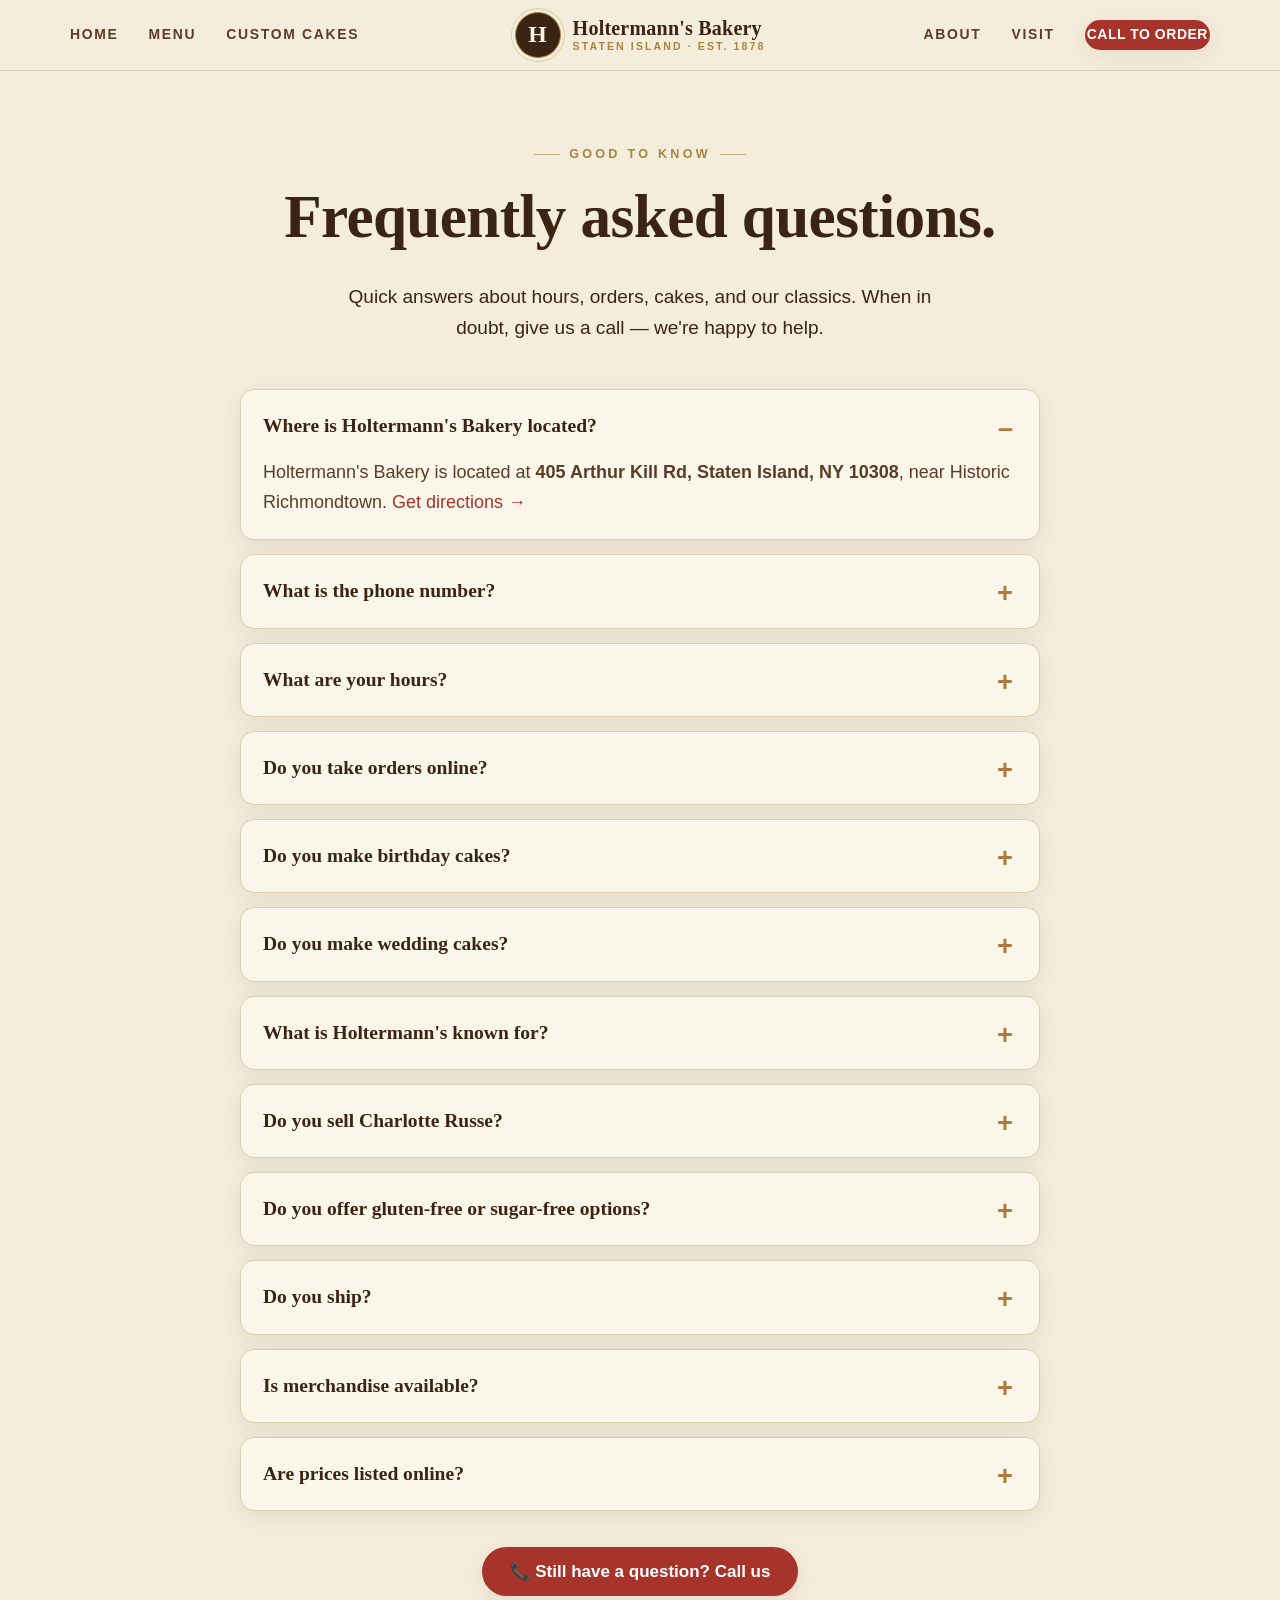
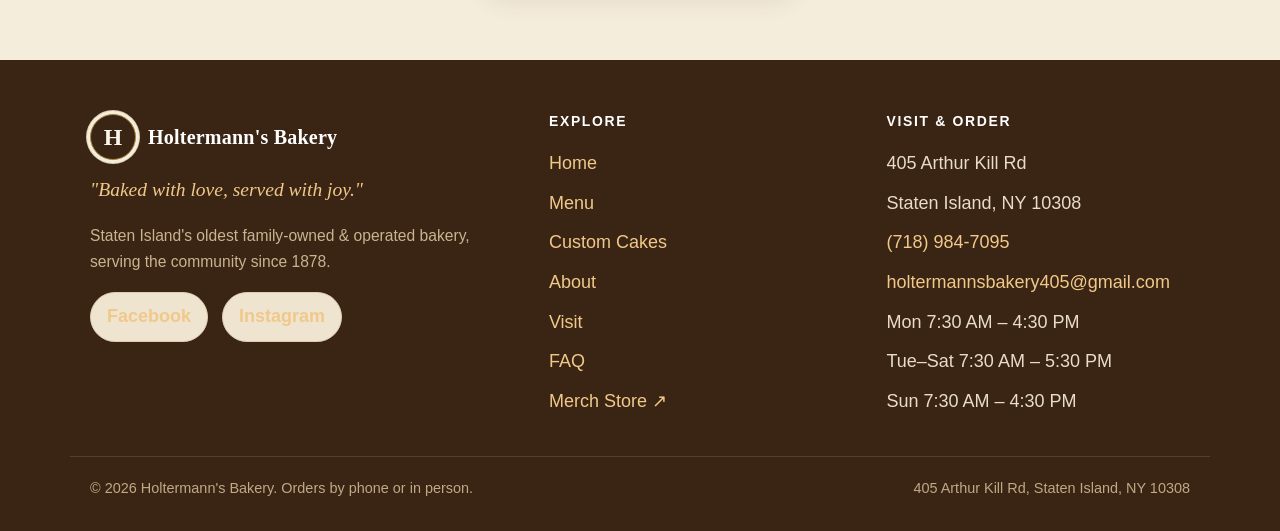
<file: faq.html>
<!DOCTYPE html>
<html lang="en">
<head>
<meta charset="utf-8">
<meta name="viewport" content="width=device-width, initial-scale=1">
<title>FAQ | Holtermann's Bakery — Staten Island Since 1878</title>
<meta name="description" content="Frequently asked questions about Holtermann's Bakery in Staten Island: hours, location, phone orders, birthday and wedding cakes, Charlotte Russe, merch, and more.">
<link rel="canonical" href="https://holtermannsbakerynyc.com/faq">
<meta property="og:title" content="FAQ | Holtermann's Bakery">
<meta property="og:description" content="Hours, orders, cakes, Charlotte Russe, and more — answered.">
<meta property="og:image" content="images/bakery-showcase.jpg">
<link rel="icon" href="data:image/svg+xml,<svg xmlns='http://www.w3.org/2000/svg' viewBox='0 0 100 100'><text y='.9em' font-size='90'>🥐</text></svg>">
<link rel="stylesheet" href="css/styles.css">
<script type="application/ld+json">
{
  "@context": "https://schema.org",
  "@type": "FAQPage",
  "mainEntity": [
    { "@type": "Question", "name": "Where is Holtermann's Bakery located?", "acceptedAnswer": { "@type": "Answer", "text": "Holtermann's Bakery is located at 405 Arthur Kill Rd, Staten Island, NY 10308." } },
    { "@type": "Question", "name": "What is the phone number?", "acceptedAnswer": { "@type": "Answer", "text": "Call (718) 984-7095." } },
    { "@type": "Question", "name": "What are the hours?", "acceptedAnswer": { "@type": "Answer", "text": "Monday 7:30 AM to 4:30 PM, Tuesday through Saturday 7:30 AM to 5:30 PM, and Sunday 7:30 AM to 4:30 PM. Please confirm holiday hours by phone." } },
    { "@type": "Question", "name": "Do you take orders online?", "acceptedAnswer": { "@type": "Answer", "text": "Orders are accepted by phone or in person. Call or visit to place an order." } },
    { "@type": "Question", "name": "Do you make birthday and wedding cakes?", "acceptedAnswer": { "@type": "Answer", "text": "Yes. We make birthday cakes, wedding cakes, and custom celebration cakes. Call or stop in to discuss size, design, flavor, and pickup timing." } },
    { "@type": "Question", "name": "What is Holtermann's Bakery known for?", "acceptedAnswer": { "@type": "Answer", "text": "Customers commonly mention donuts, jelly donuts, old-fashioned donuts, Charlotte Russe, crumb cake, coffee rings, pecan rings, banana cake, eclairs, breads, cookies, pies, pastries, and custom cakes." } },
    { "@type": "Question", "name": "Do you sell Charlotte Russe?", "acceptedAnswer": { "@type": "Answer", "text": "Charlotte Russe is one of our signature customer-favorite items. Availability can vary, so please confirm by phone." } }
  ]
}
</script>
</head>
<body>
<a class="skip" href="#main">Skip to content</a>

<header class="site-header">
  <nav class="nav" aria-label="Primary">
    <div class="nav__side nav__side--left">
      <a href="index.html">Home</a>
      <a href="menu.html">Menu</a>
      <a href="custom-cakes.html">Custom Cakes</a>
    </div>
    <a class="brand" href="index.html">
      <span class="brand__mark" aria-hidden="true">H</span>
      <span class="brand__name">Holtermann's Bakery<span class="brand__since">Staten Island · Est. 1878</span></span>
    </a>
    <div class="nav__side nav__side--right">
      <a href="about.html">About</a>
      <a href="visit.html">Visit</a>
      <a class="btn btn--primary nav__cta" href="tel:+17189847095">Call to Order</a>
    </div>
    <button class="nav__toggle" aria-label="Open menu" aria-controls="mobile-menu" aria-expanded="false"><span></span><span></span><span></span></button>
  </nav>
  <div class="mobile-menu" id="mobile-menu">
    <a href="index.html">Home</a>
    <a href="menu.html">Menu</a>
    <a href="custom-cakes.html">Custom Cakes</a>
    <a href="about.html">About</a>
    <a href="visit.html">Visit</a>
    <a href="faq.html">FAQ</a>
    <a href="https://merch.holtermannsbakerynyc.com/" target="_blank" rel="noopener">Merch</a>
    <a class="btn btn--primary" href="tel:+17189847095">Call (718) 984-7095</a>
  </div>
</header>

<main id="main">
  <section class="section" style="padding-bottom:28px">
    <div class="wrap center">
      <p class="eyebrow">Good to know</p>
      <h1>Frequently asked questions.</h1>
      <p class="lede">Quick answers about hours, orders, cakes, and our classics. When in doubt, give us a call — we're happy to help.</p>
    </div>
  </section>

  <section class="section" style="padding-top:0">
    <div class="wrap">
      <div class="faq">
        <details open>
          <summary>Where is Holtermann's Bakery located?</summary>
          <p>Holtermann's Bakery is located at <strong>405 Arthur Kill Rd, Staten Island, NY 10308</strong>, near Historic Richmondtown. <a href="https://www.google.com/maps/dir/?api=1&destination=405+Arthur+Kill+Rd,+Staten+Island,+NY+10308" target="_blank" rel="noopener">Get directions →</a></p>
        </details>
        <details>
          <summary>What is the phone number?</summary>
          <p>Call us at <a href="tel:+17189847095"><strong>(718) 984-7095</strong></a>.</p>
        </details>
        <details>
          <summary>What are your hours?</summary>
          <p>Monday 7:30 AM–4:30 PM, Tuesday through Saturday 7:30 AM–5:30 PM, and Sunday 7:30 AM–4:30 PM. Holiday hours may vary — please confirm by phone.</p>
        </details>
        <details>
          <summary>Do you take orders online?</summary>
          <p>Orders are handled by phone or in person. Call <a href="tel:+17189847095">(718) 984-7095</a> or stop by the counter to place an order.</p>
        </details>
        <details>
          <summary>Do you make birthday cakes?</summary>
          <p>Yes — birthday cakes and custom celebration cakes are one of our specialties. Call or stop in to discuss size, design, flavor, and pickup timing. See our <a href="custom-cakes.html">Custom Cakes</a> page.</p>
        </details>
        <details>
          <summary>Do you make wedding cakes?</summary>
          <p>Yes, we make wedding cakes and specialty cakes. Because details and timing vary, please call us directly to plan your cake.</p>
        </details>
        <details>
          <summary>What is Holtermann's known for?</summary>
          <p>Customers most often mention our donuts, jelly donuts, old-fashioned donuts, Charlotte Russe, crumb cake, coffee rings, pecan rings, banana cake, eclairs, fresh breads, cookies, pies, pastries, and custom cakes.</p>
        </details>
        <details>
          <summary>Do you sell Charlotte Russe?</summary>
          <p>Charlotte Russe is one of our beloved, hard-to-find classics. Availability can vary by day and season, so please call ahead to confirm.</p>
        </details>
        <details>
          <summary>Do you offer gluten-free or sugar-free options?</summary>
          <p>Availability of gluten-free or sugar-free items varies. Please call us before ordering so we can confirm what's available and answer any questions about ingredients.</p>
        </details>
        <details>
          <summary>Do you ship?</summary>
          <p>Please call to ask about pickup and any current options — we'll let you know what we can do.</p>
        </details>
        <details>
          <summary>Is merchandise available?</summary>
          <p>Yes — you can support the bakery through our merch store. <a href="https://merch.holtermannsbakerynyc.com/" target="_blank" rel="noopener">Visit the merch store →</a></p>
        </details>
        <details>
          <summary>Are prices listed online?</summary>
          <p>Because our case changes daily and seasonally, we keep pricing at the counter. Please <strong>call for current availability and pricing</strong>: <a href="tel:+17189847095">(718) 984-7095</a>.</p>
        </details>
      </div>

      <div class="center" style="margin-top:36px">
        <a class="btn btn--primary" href="tel:+17189847095">📞 Still have a question? Call us</a>
      </div>
    </div>
  </section>
</main>

<footer class="site-footer">
  <div class="wrap footer-grid">
    <div>
      <div class="footer-brand">
        <span class="brand__mark" aria-hidden="true">H</span>
        <span class="brand__name" style="color:#fff">Holtermann's Bakery</span>
      </div>
      <p class="footer-tag">"Baked with love, served with joy."</p>
      <p style="color:#c9b491;font-size:.92rem">Staten Island's oldest family-owned &amp; operated bakery, serving the community since 1878.</p>
      <div class="socials" style="margin-top:8px">
        <a href="https://www.facebook.com/HoltermannsBakery/" target="_blank" rel="noopener">Facebook</a>
        <a href="https://www.instagram.com/holtermanns_bakery/" target="_blank" rel="noopener">Instagram</a>
      </div>
    </div>
    <div>
      <h4>Explore</h4>
      <ul>
        <li><a href="index.html">Home</a></li>
        <li><a href="menu.html">Menu</a></li>
        <li><a href="custom-cakes.html">Custom Cakes</a></li>
        <li><a href="about.html">About</a></li>
        <li><a href="visit.html">Visit</a></li>
        <li><a href="faq.html">FAQ</a></li>
        <li><a href="https://merch.holtermannsbakerynyc.com/" target="_blank" rel="noopener">Merch Store ↗</a></li>
      </ul>
    </div>
    <div>
      <h4>Visit &amp; Order</h4>
      <ul>
        <li>405 Arthur Kill Rd</li>
        <li>Staten Island, NY 10308</li>
        <li><a href="tel:+17189847095">(718) 984-7095</a></li>
        <li><a href="mailto:holtermannsbakery405@gmail.com">holtermannsbakery405@gmail.com</a></li>
        <li>Mon 7:30 AM – 4:30 PM</li>
        <li>Tue–Sat 7:30 AM – 5:30 PM</li>
        <li>Sun 7:30 AM – 4:30 PM</li>
      </ul>
    </div>
  </div>
  <div class="wrap footer-bottom">
    <span>© <span id="year">2026</span> Holtermann's Bakery. Orders by phone or in person.</span>
    <span>405 Arthur Kill Rd, Staten Island, NY 10308</span>
  </div>
</footer>

<div class="callbar">
  <a class="call" href="tel:+17189847095">📞 Call to Order</a>
  <a class="dir" href="https://www.google.com/maps/dir/?api=1&destination=405+Arthur+Kill+Rd,+Staten+Island,+NY+10308" target="_blank" rel="noopener">📍 Directions</a>
</div>

<script src="js/main.js"></script>
</body>
</html>
</file>
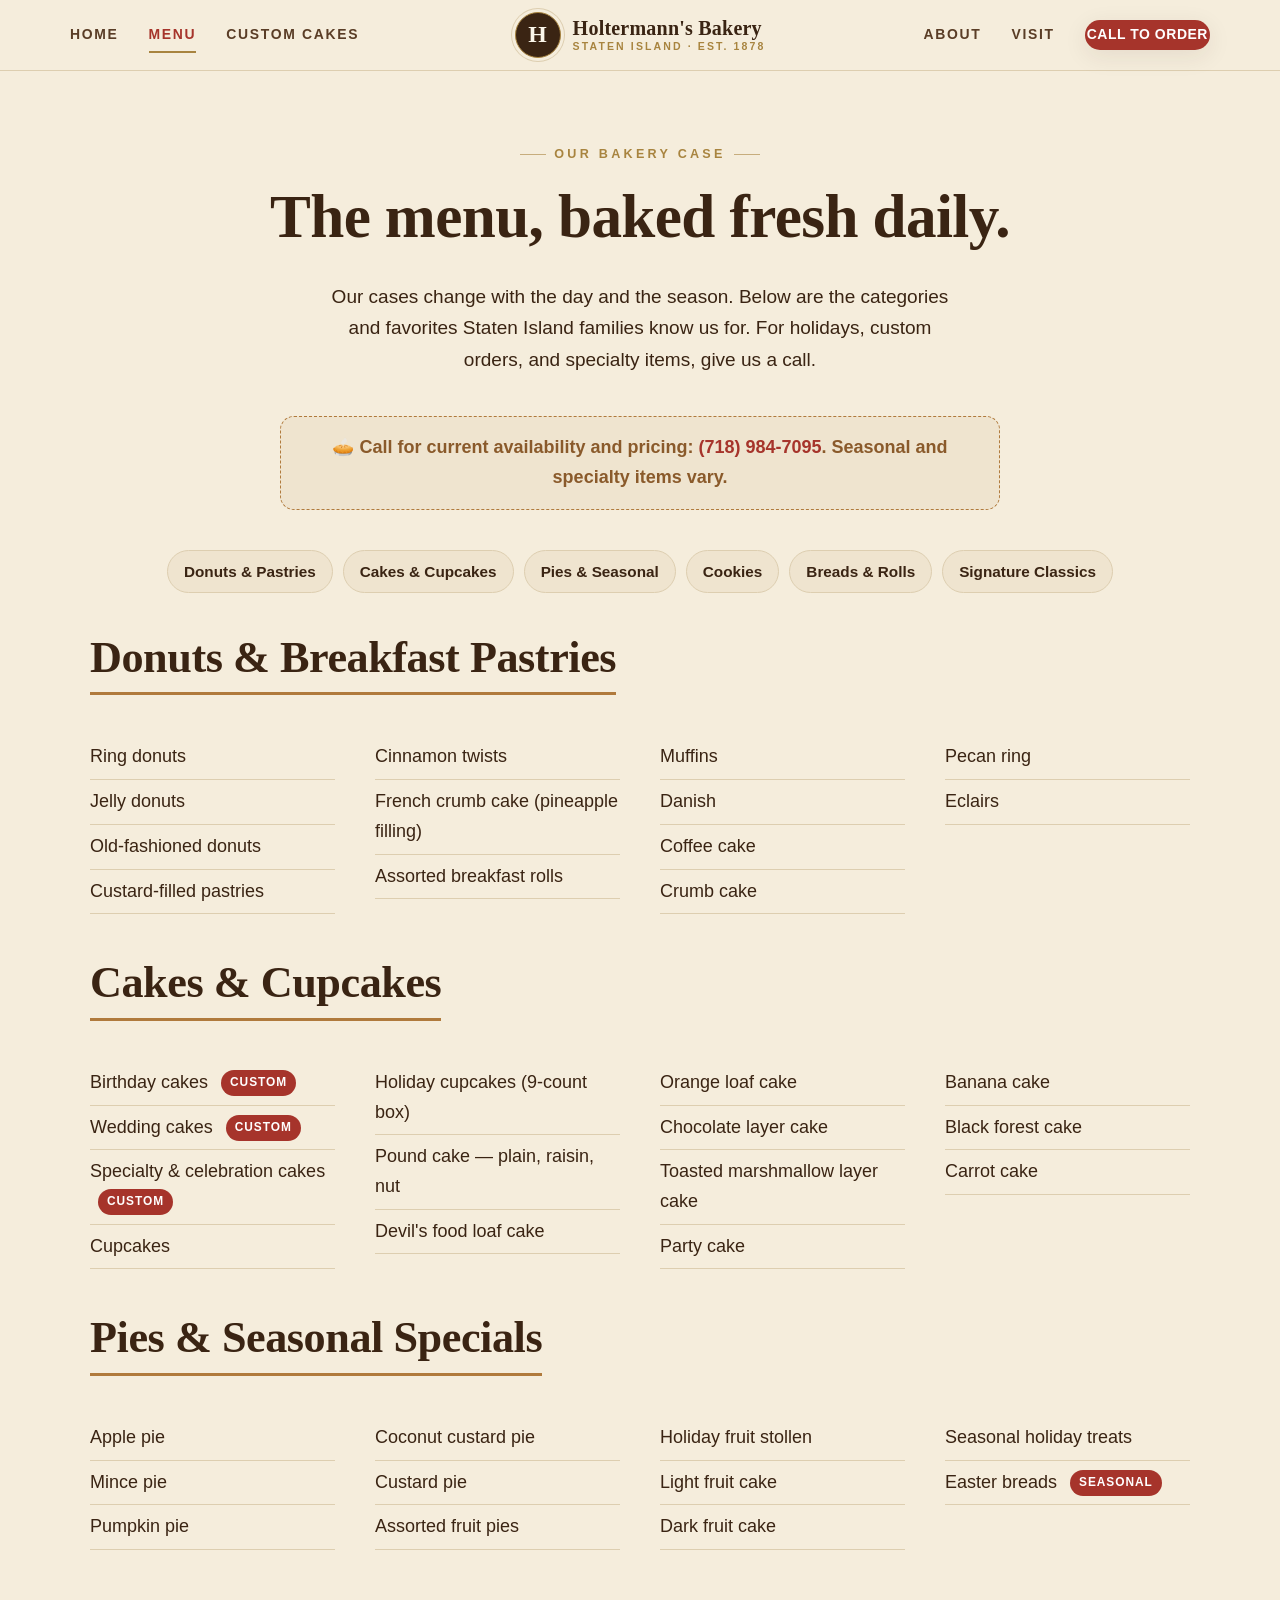
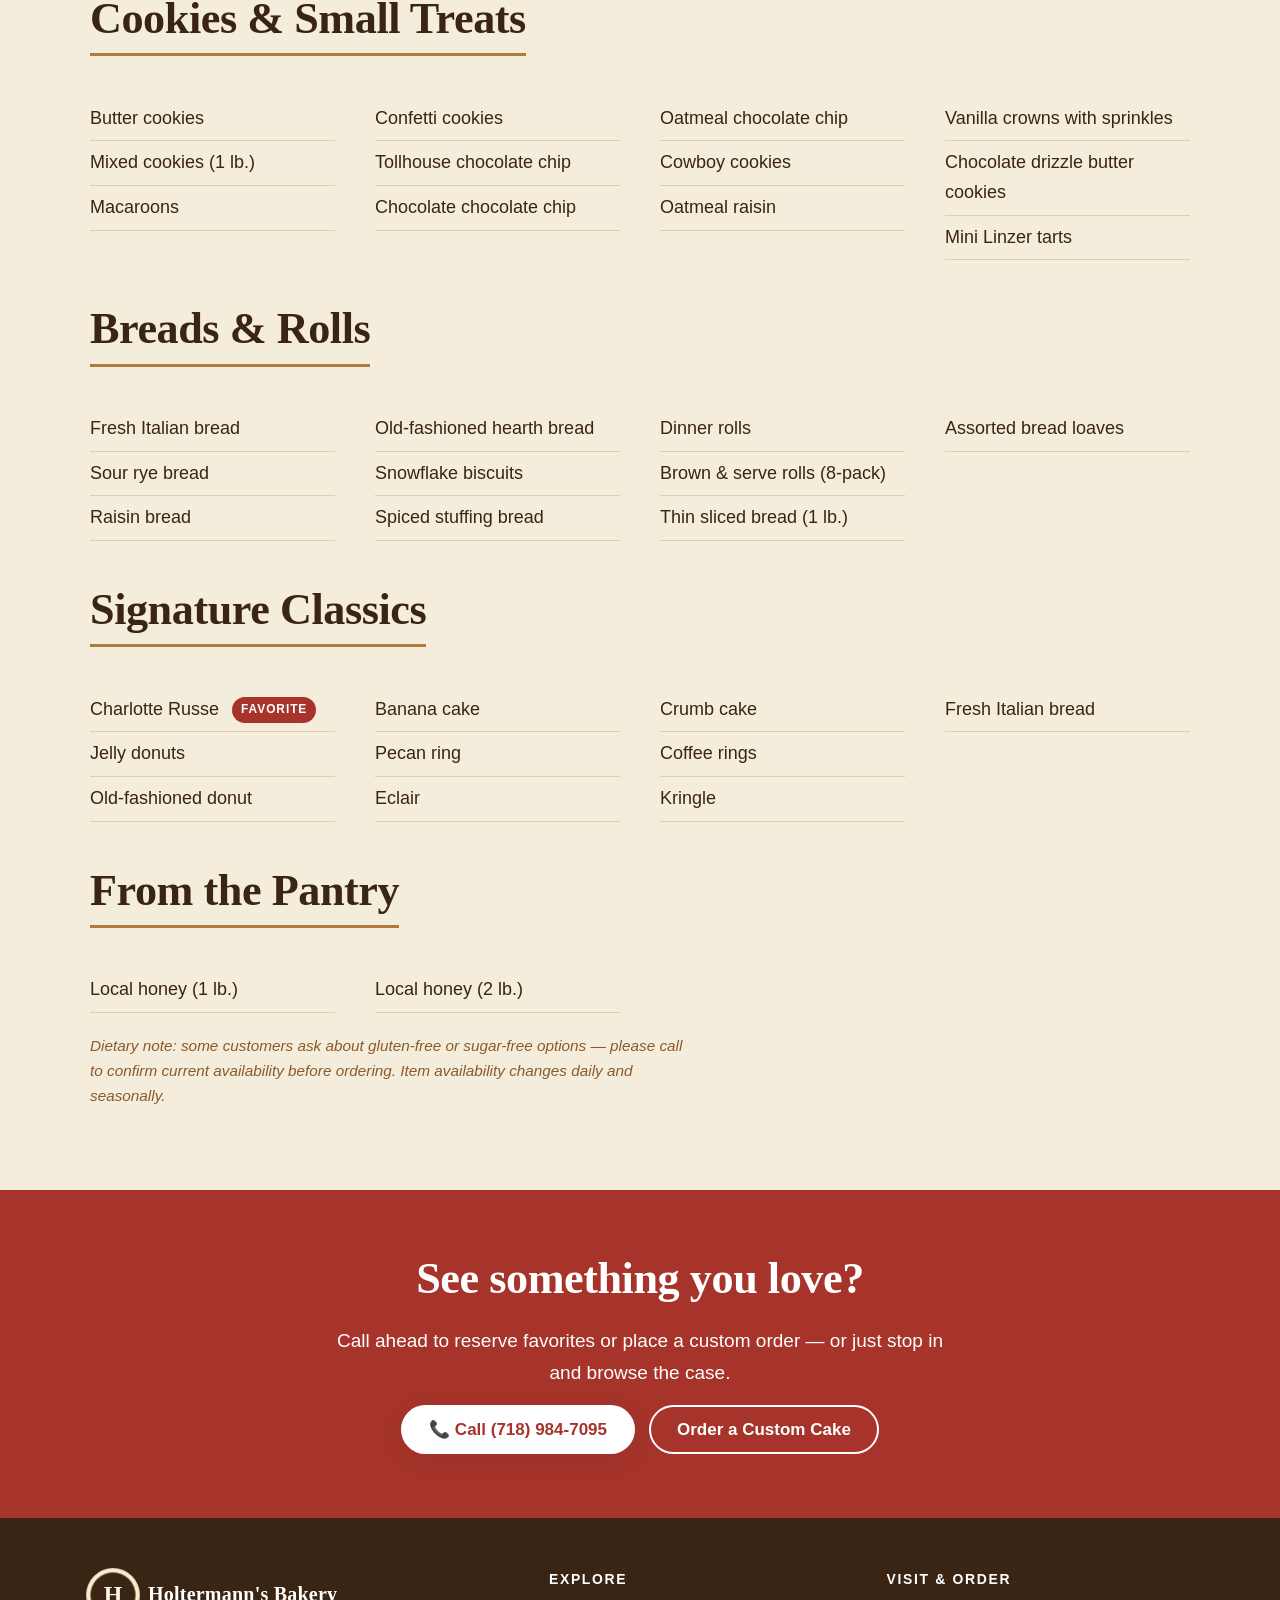
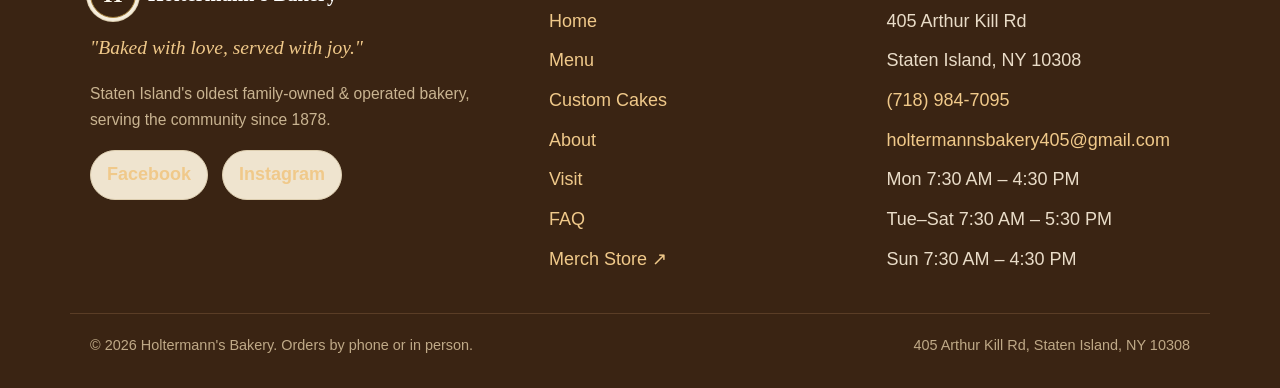
<file: menu.html>
<!DOCTYPE html>
<html lang="en">
<head>
<meta charset="utf-8">
<meta name="viewport" content="width=device-width, initial-scale=1">
<title>Menu | Holtermann's Bakery — Staten Island Since 1878</title>
<meta name="description" content="Explore Holtermann's Bakery menu: donuts, breakfast pastries, cakes, cupcakes, pies, cookies, breads, rolls, and signature classics like Charlotte Russe. Call for current availability and pricing.">
<link rel="canonical" href="https://holtermannsbakerynyc.com/menu">
<meta property="og:title" content="Menu | Holtermann's Bakery">
<meta property="og:description" content="Donuts, cakes, pies, cookies, breads & signature classics baked fresh in Staten Island since 1878.">
<meta property="og:image" content="images/bakery-showcase.jpg">
<link rel="icon" href="data:image/svg+xml,<svg xmlns='http://www.w3.org/2000/svg' viewBox='0 0 100 100'><text y='.9em' font-size='90'>🥐</text></svg>">
<link rel="stylesheet" href="css/styles.css">
</head>
<body>
<a class="skip" href="#main">Skip to content</a>

<header class="site-header">
  <nav class="nav" aria-label="Primary">
    <div class="nav__side nav__side--left">
      <a href="index.html">Home</a>
      <a href="menu.html" aria-current="page">Menu</a>
      <a href="custom-cakes.html">Custom Cakes</a>
    </div>
    <a class="brand" href="index.html">
      <span class="brand__mark" aria-hidden="true">H</span>
      <span class="brand__name">Holtermann's Bakery<span class="brand__since">Staten Island · Est. 1878</span></span>
    </a>
    <div class="nav__side nav__side--right">
      <a href="about.html">About</a>
      <a href="visit.html">Visit</a>
      <a class="btn btn--primary nav__cta" href="tel:+17189847095">Call to Order</a>
    </div>
    <button class="nav__toggle" aria-label="Open menu" aria-controls="mobile-menu" aria-expanded="false"><span></span><span></span><span></span></button>
  </nav>
  <div class="mobile-menu" id="mobile-menu">
    <a href="index.html">Home</a>
    <a href="menu.html">Menu</a>
    <a href="custom-cakes.html">Custom Cakes</a>
    <a href="about.html">About</a>
    <a href="visit.html">Visit</a>
    <a href="faq.html">FAQ</a>
    <a href="https://merch.holtermannsbakerynyc.com/" target="_blank" rel="noopener">Merch</a>
    <a class="btn btn--primary" href="tel:+17189847095">Call (718) 984-7095</a>
  </div>
</header>

<main id="main">
  <section class="section" style="padding-bottom:24px">
    <div class="wrap center">
      <p class="eyebrow">Our Bakery Case</p>
      <h1>The menu, baked fresh daily.</h1>
      <p class="lede">Our cases change with the day and the season. Below are the categories and favorites Staten Island families know us for. For holidays, custom orders, and specialty items, give us a call.</p>
    </div>
  </section>

  <section class="section" style="padding-top:0">
    <div class="wrap">
      <p class="menu-note">🥧 Call for current availability and pricing: <a href="tel:+17189847095"><strong>(718) 984-7095</strong></a>. Seasonal and specialty items vary.</p>

      <nav class="menu-jump" aria-label="Menu categories">
        <a href="#donuts">Donuts &amp; Pastries</a>
        <a href="#cakes">Cakes &amp; Cupcakes</a>
        <a href="#pies">Pies &amp; Seasonal</a>
        <a href="#cookies">Cookies</a>
        <a href="#breads">Breads &amp; Rolls</a>
        <a href="#signature">Signature Classics</a>
      </nav>

      <div class="menu-cat" id="donuts">
        <h2>Donuts &amp; Breakfast Pastries</h2>
        <div class="menu-grid">
          <ul>
            <li>Ring donuts</li>
            <li>Jelly donuts</li>
            <li>Old-fashioned donuts</li>
            <li>Custard-filled pastries</li>
            <li>Cinnamon twists</li>
            <li>French crumb cake (pineapple filling)</li>
            <li>Assorted breakfast rolls</li>
            <li>Muffins</li>
            <li>Danish</li>
            <li>Coffee cake</li>
            <li>Crumb cake</li>
            <li>Pecan ring</li>
            <li>Eclairs</li>
          </ul>
        </div>
      </div>

      <div class="menu-cat" id="cakes">
        <h2>Cakes &amp; Cupcakes</h2>
        <div class="menu-grid">
          <ul>
            <li>Birthday cakes <span class="tag">Custom</span></li>
            <li>Wedding cakes <span class="tag">Custom</span></li>
            <li>Specialty &amp; celebration cakes <span class="tag">Custom</span></li>
            <li>Cupcakes</li>
            <li>Holiday cupcakes (9-count box)</li>
            <li>Pound cake — plain, raisin, nut</li>
            <li>Devil's food loaf cake</li>
            <li>Orange loaf cake</li>
            <li>Chocolate layer cake</li>
            <li>Toasted marshmallow layer cake</li>
            <li>Party cake</li>
            <li>Banana cake</li>
            <li>Black forest cake</li>
            <li>Carrot cake</li>
          </ul>
        </div>
      </div>

      <div class="menu-cat" id="pies">
        <h2>Pies &amp; Seasonal Specials</h2>
        <div class="menu-grid">
          <ul>
            <li>Apple pie</li>
            <li>Mince pie</li>
            <li>Pumpkin pie</li>
            <li>Coconut custard pie</li>
            <li>Custard pie</li>
            <li>Assorted fruit pies</li>
            <li>Holiday fruit stollen</li>
            <li>Light fruit cake</li>
            <li>Dark fruit cake</li>
            <li>Seasonal holiday treats</li>
            <li>Easter breads <span class="tag">Seasonal</span></li>
          </ul>
        </div>
      </div>

      <div class="menu-cat" id="cookies">
        <h2>Cookies &amp; Small Treats</h2>
        <div class="menu-grid">
          <ul>
            <li>Butter cookies</li>
            <li>Mixed cookies (1 lb.)</li>
            <li>Macaroons</li>
            <li>Confetti cookies</li>
            <li>Tollhouse chocolate chip</li>
            <li>Chocolate chocolate chip</li>
            <li>Oatmeal chocolate chip</li>
            <li>Cowboy cookies</li>
            <li>Oatmeal raisin</li>
            <li>Vanilla crowns with sprinkles</li>
            <li>Chocolate drizzle butter cookies</li>
            <li>Mini Linzer tarts</li>
          </ul>
        </div>
      </div>

      <div class="menu-cat" id="breads">
        <h2>Breads &amp; Rolls</h2>
        <div class="menu-grid">
          <ul>
            <li>Fresh Italian bread</li>
            <li>Sour rye bread</li>
            <li>Raisin bread</li>
            <li>Old-fashioned hearth bread</li>
            <li>Snowflake biscuits</li>
            <li>Spiced stuffing bread</li>
            <li>Dinner rolls</li>
            <li>Brown &amp; serve rolls (8-pack)</li>
            <li>Thin sliced bread (1 lb.)</li>
            <li>Assorted bread loaves</li>
          </ul>
        </div>
      </div>

      <div class="menu-cat" id="signature">
        <h2>Signature Classics</h2>
        <div class="menu-grid">
          <ul>
            <li>Charlotte Russe <span class="tag">Favorite</span></li>
            <li>Jelly donuts</li>
            <li>Old-fashioned donut</li>
            <li>Banana cake</li>
            <li>Pecan ring</li>
            <li>Eclair</li>
            <li>Crumb cake</li>
            <li>Coffee rings</li>
            <li>Kringle</li>
            <li>Fresh Italian bread</li>
          </ul>
        </div>
      </div>

      <div class="menu-cat" id="pantry" style="margin-bottom:20px">
        <h2>From the Pantry</h2>
        <div class="menu-grid">
          <ul>
            <li>Local honey (1 lb.)</li>
            <li>Local honey (2 lb.)</li>
          </ul>
        </div>
      </div>

      <p class="pill-note" style="max-width:70ch">Dietary note: some customers ask about gluten-free or sugar-free options — please call to confirm current availability before ordering. Item availability changes daily and seasonally.</p>
    </div>
  </section>

  <section class="section cta-band">
    <div class="wrap center">
      <h2>See something you love?</h2>
      <p class="lede" style="color:#fff">Call ahead to reserve favorites or place a custom order — or just stop in and browse the case.</p>
      <div class="btn-row center">
        <a class="btn btn--primary" href="tel:+17189847095">📞 Call (718) 984-7095</a>
        <a class="btn btn--secondary" href="custom-cakes.html">Order a Custom Cake</a>
      </div>
    </div>
  </section>
</main>

<footer class="site-footer">
  <div class="wrap footer-grid">
    <div>
      <div class="footer-brand">
        <span class="brand__mark" aria-hidden="true">H</span>
        <span class="brand__name" style="color:#fff">Holtermann's Bakery</span>
      </div>
      <p class="footer-tag">"Baked with love, served with joy."</p>
      <p style="color:#c9b491;font-size:.92rem">Staten Island's oldest family-owned &amp; operated bakery, serving the community since 1878.</p>
      <div class="socials" style="margin-top:8px">
        <a href="https://www.facebook.com/HoltermannsBakery/" target="_blank" rel="noopener">Facebook</a>
        <a href="https://www.instagram.com/holtermanns_bakery/" target="_blank" rel="noopener">Instagram</a>
      </div>
    </div>
    <div>
      <h4>Explore</h4>
      <ul>
        <li><a href="index.html">Home</a></li>
        <li><a href="menu.html">Menu</a></li>
        <li><a href="custom-cakes.html">Custom Cakes</a></li>
        <li><a href="about.html">About</a></li>
        <li><a href="visit.html">Visit</a></li>
        <li><a href="faq.html">FAQ</a></li>
        <li><a href="https://merch.holtermannsbakerynyc.com/" target="_blank" rel="noopener">Merch Store ↗</a></li>
      </ul>
    </div>
    <div>
      <h4>Visit &amp; Order</h4>
      <ul>
        <li>405 Arthur Kill Rd</li>
        <li>Staten Island, NY 10308</li>
        <li><a href="tel:+17189847095">(718) 984-7095</a></li>
        <li><a href="mailto:holtermannsbakery405@gmail.com">holtermannsbakery405@gmail.com</a></li>
        <li>Mon 7:30 AM – 4:30 PM</li>
        <li>Tue–Sat 7:30 AM – 5:30 PM</li>
        <li>Sun 7:30 AM – 4:30 PM</li>
      </ul>
    </div>
  </div>
  <div class="wrap footer-bottom">
    <span>© <span id="year">2026</span> Holtermann's Bakery. Orders by phone or in person.</span>
    <span>405 Arthur Kill Rd, Staten Island, NY 10308</span>
  </div>
</footer>

<div class="callbar">
  <a class="call" href="tel:+17189847095">📞 Call to Order</a>
  <a class="dir" href="https://www.google.com/maps/dir/?api=1&destination=405+Arthur+Kill+Rd,+Staten+Island,+NY+10308" target="_blank" rel="noopener">📍 Directions</a>
</div>

<script src="js/main.js"></script>
</body>
</html>
</file>
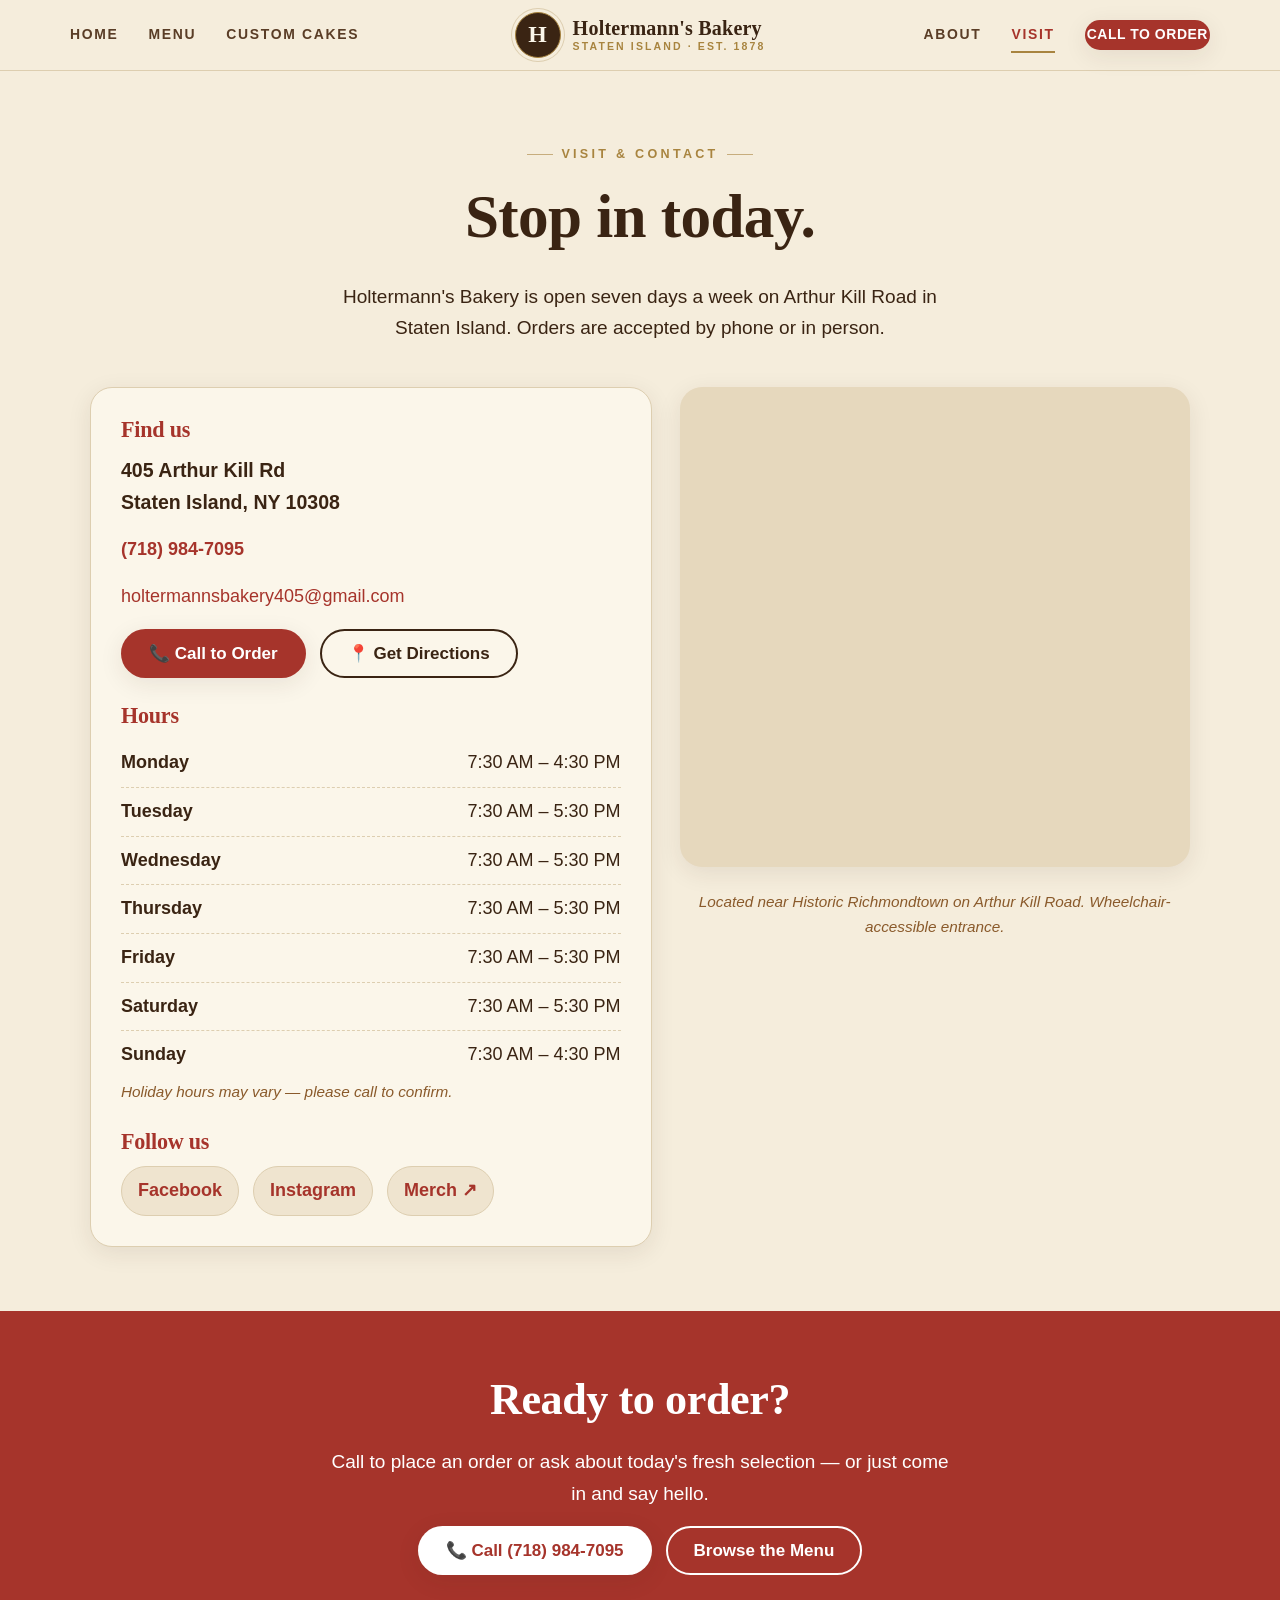
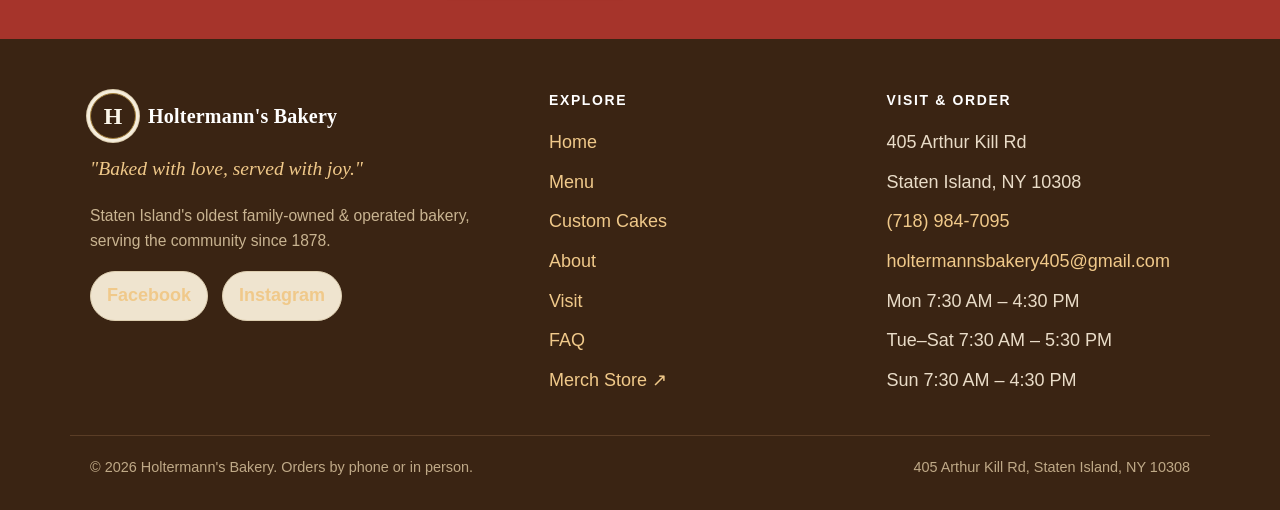
<file: visit.html>
<!DOCTYPE html>
<html lang="en">
<head>
<meta charset="utf-8">
<meta name="viewport" content="width=device-width, initial-scale=1">
<title>Visit Holtermann's Bakery | Hours, Location & Phone — Staten Island</title>
<meta name="description" content="Visit Holtermann's Bakery at 405 Arthur Kill Rd, Staten Island, NY 10308. Call (718) 984-7095. Open seven days a week. Get directions, hours, and social links.">
<link rel="canonical" href="https://holtermannsbakerynyc.com/visit">
<meta property="og:title" content="Visit Holtermann's Bakery | Staten Island">
<meta property="og:description" content="405 Arthur Kill Rd, Staten Island, NY 10308 · (718) 984-7095 · Open 7 days a week.">
<meta property="og:image" content="images/bakery-showcase.jpg">
<link rel="icon" href="data:image/svg+xml,<svg xmlns='http://www.w3.org/2000/svg' viewBox='0 0 100 100'><text y='.9em' font-size='90'>📍</text></svg>">
<link rel="stylesheet" href="css/styles.css">
<script type="application/ld+json">
{
  "@context": "https://schema.org",
  "@type": "Bakery",
  "name": "Holtermann's Bakery",
  "image": "https://holtermannsbakerynyc.com/images/bakery-showcase.jpg",
  "url": "https://holtermannsbakerynyc.com/visit",
  "telephone": "+1-718-984-7095",
  "email": "holtermannsbakery405@gmail.com",
  "address": {
    "@type": "PostalAddress",
    "streetAddress": "405 Arthur Kill Rd",
    "addressLocality": "Staten Island",
    "addressRegion": "NY",
    "postalCode": "10308",
    "addressCountry": "US"
  },
  "openingHoursSpecification": [
    { "@type": "OpeningHoursSpecification", "dayOfWeek": "Monday", "opens": "07:30", "closes": "16:30" },
    { "@type": "OpeningHoursSpecification", "dayOfWeek": ["Tuesday","Wednesday","Thursday","Friday","Saturday"], "opens": "07:30", "closes": "17:30" },
    { "@type": "OpeningHoursSpecification", "dayOfWeek": "Sunday", "opens": "07:30", "closes": "16:30" }
  ]
}
</script>
</head>
<body>
<a class="skip" href="#main">Skip to content</a>

<header class="site-header">
  <nav class="nav" aria-label="Primary">
    <div class="nav__side nav__side--left">
      <a href="index.html">Home</a>
      <a href="menu.html">Menu</a>
      <a href="custom-cakes.html">Custom Cakes</a>
    </div>
    <a class="brand" href="index.html">
      <span class="brand__mark" aria-hidden="true">H</span>
      <span class="brand__name">Holtermann's Bakery<span class="brand__since">Staten Island · Est. 1878</span></span>
    </a>
    <div class="nav__side nav__side--right">
      <a href="about.html">About</a>
      <a href="visit.html" aria-current="page">Visit</a>
      <a class="btn btn--primary nav__cta" href="tel:+17189847095">Call to Order</a>
    </div>
    <button class="nav__toggle" aria-label="Open menu" aria-controls="mobile-menu" aria-expanded="false"><span></span><span></span><span></span></button>
  </nav>
  <div class="mobile-menu" id="mobile-menu">
    <a href="index.html">Home</a>
    <a href="menu.html">Menu</a>
    <a href="custom-cakes.html">Custom Cakes</a>
    <a href="about.html">About</a>
    <a href="visit.html">Visit</a>
    <a href="faq.html">FAQ</a>
    <a href="https://merch.holtermannsbakerynyc.com/" target="_blank" rel="noopener">Merch</a>
    <a class="btn btn--primary" href="tel:+17189847095">Call (718) 984-7095</a>
  </div>
</header>

<main id="main">
  <section class="section" style="padding-bottom:26px">
    <div class="wrap center">
      <p class="eyebrow">Visit &amp; Contact</p>
      <h1>Stop in today.</h1>
      <p class="lede">Holtermann's Bakery is open seven days a week on Arthur Kill Road in Staten Island. Orders are accepted by phone or in person.</p>
    </div>
  </section>

  <section class="section" style="padding-top:0">
    <div class="wrap">
      <div class="info">
        <div class="info__card">
          <h3>Find us</h3>
          <p class="address-line">405 Arthur Kill Rd<br>Staten Island, NY 10308</p>
          <p><a href="tel:+17189847095"><strong>(718) 984-7095</strong></a></p>
          <p style="word-break:break-word"><a href="mailto:holtermannsbakery405@gmail.com">holtermannsbakery405@gmail.com</a></p>
          <div class="btn-row" style="margin:16px 0">
            <a class="btn btn--primary" href="tel:+17189847095">📞 Call to Order</a>
            <a class="btn btn--secondary" href="https://www.google.com/maps/dir/?api=1&destination=405+Arthur+Kill+Rd,+Staten+Island,+NY+10308" target="_blank" rel="noopener">📍 Get Directions</a>
          </div>

          <h3 style="margin-top:26px">Hours</h3>
          <ul class="hours">
            <li><span class="day">Monday</span><span>7:30 AM – 4:30 PM</span></li>
            <li><span class="day">Tuesday</span><span>7:30 AM – 5:30 PM</span></li>
            <li><span class="day">Wednesday</span><span>7:30 AM – 5:30 PM</span></li>
            <li><span class="day">Thursday</span><span>7:30 AM – 5:30 PM</span></li>
            <li><span class="day">Friday</span><span>7:30 AM – 5:30 PM</span></li>
            <li><span class="day">Saturday</span><span>7:30 AM – 5:30 PM</span></li>
            <li><span class="day">Sunday</span><span>7:30 AM – 4:30 PM</span></li>
          </ul>
          <p class="pill-note">Holiday hours may vary — please call to confirm.</p>

          <h3 style="margin-top:26px">Follow us</h3>
          <div class="socials">
            <a href="https://www.facebook.com/HoltermannsBakery/" target="_blank" rel="noopener">Facebook</a>
            <a href="https://www.instagram.com/holtermanns_bakery/" target="_blank" rel="noopener">Instagram</a>
            <a href="https://merch.holtermannsbakerynyc.com/" target="_blank" rel="noopener">Merch ↗</a>
          </div>
        </div>
        <div>
          <iframe class="map-embed" title="Map to Holtermann's Bakery, 405 Arthur Kill Rd, Staten Island, NY 10308"
            src="https://maps.google.com/maps?q=405%20Arthur%20Kill%20Rd,%20Staten%20Island,%20NY%2010308&t=&z=15&ie=UTF8&iwloc=&output=embed"
            loading="lazy" referrerpolicy="no-referrer-when-downgrade" style="min-height:480px"></iframe>
          <p class="pill-note center" style="margin-top:12px">Located near Historic Richmondtown on Arthur Kill Road. Wheelchair-accessible entrance.</p>
        </div>
      </div>
    </div>
  </section>

  <section class="section cta-band">
    <div class="wrap center">
      <h2>Ready to order?</h2>
      <p class="lede" style="color:#fff">Call to place an order or ask about today's fresh selection — or just come in and say hello.</p>
      <div class="btn-row center">
        <a class="btn btn--primary" href="tel:+17189847095">📞 Call (718) 984-7095</a>
        <a class="btn btn--secondary" href="menu.html">Browse the Menu</a>
      </div>
    </div>
  </section>
</main>

<footer class="site-footer">
  <div class="wrap footer-grid">
    <div>
      <div class="footer-brand">
        <span class="brand__mark" aria-hidden="true">H</span>
        <span class="brand__name" style="color:#fff">Holtermann's Bakery</span>
      </div>
      <p class="footer-tag">"Baked with love, served with joy."</p>
      <p style="color:#c9b491;font-size:.92rem">Staten Island's oldest family-owned &amp; operated bakery, serving the community since 1878.</p>
      <div class="socials" style="margin-top:8px">
        <a href="https://www.facebook.com/HoltermannsBakery/" target="_blank" rel="noopener">Facebook</a>
        <a href="https://www.instagram.com/holtermanns_bakery/" target="_blank" rel="noopener">Instagram</a>
      </div>
    </div>
    <div>
      <h4>Explore</h4>
      <ul>
        <li><a href="index.html">Home</a></li>
        <li><a href="menu.html">Menu</a></li>
        <li><a href="custom-cakes.html">Custom Cakes</a></li>
        <li><a href="about.html">About</a></li>
        <li><a href="visit.html">Visit</a></li>
        <li><a href="faq.html">FAQ</a></li>
        <li><a href="https://merch.holtermannsbakerynyc.com/" target="_blank" rel="noopener">Merch Store ↗</a></li>
      </ul>
    </div>
    <div>
      <h4>Visit &amp; Order</h4>
      <ul>
        <li>405 Arthur Kill Rd</li>
        <li>Staten Island, NY 10308</li>
        <li><a href="tel:+17189847095">(718) 984-7095</a></li>
        <li><a href="mailto:holtermannsbakery405@gmail.com">holtermannsbakery405@gmail.com</a></li>
        <li>Mon 7:30 AM – 4:30 PM</li>
        <li>Tue–Sat 7:30 AM – 5:30 PM</li>
        <li>Sun 7:30 AM – 4:30 PM</li>
      </ul>
    </div>
  </div>
  <div class="wrap footer-bottom">
    <span>© <span id="year">2026</span> Holtermann's Bakery. Orders by phone or in person.</span>
    <span>405 Arthur Kill Rd, Staten Island, NY 10308</span>
  </div>
</footer>

<div class="callbar">
  <a class="call" href="tel:+17189847095">📞 Call to Order</a>
  <a class="dir" href="https://www.google.com/maps/dir/?api=1&destination=405+Arthur+Kill+Rd,+Staten+Island,+NY+10308" target="_blank" rel="noopener">📍 Directions</a>
</div>

<script src="js/main.js"></script>
</body>
</html>
</file>
<file: css/styles.css>
/* ==========================================================================
   Holtermann's Bakery — Staten Island since 1878
   Warm, old-school neighborhood bakery. Mobile-first.
   ========================================================================== */

:root {
  --flour:      #f5eddc;   /* warm cream page base (Brown's Court style) */
  --cream:      #efe4cf;   /* cream panels */
  --cream-deep: #e6d8bd;   /* deeper cream */
  --paper:      #fbf6ea;   /* light card / framed mat */
  --toast:      #b07a3c;   /* toasted brown */
  --toast-dark: #8a5a2b;   /* crust brown */
  --gold:       #a8843f;   /* refined gold-brown for labels/rules */
  --choc:       #3a2413;   /* deep chocolate text */
  --choc-soft:  #5a3d26;
  --ink:        #2c2116;   /* footer / dark bands */
  --red:        #a6342b;   /* muted red accent */
  --red-dark:   #872a22;
  --line:       #ddceb0;
  --line-soft:  #e7dcc4;
  --shadow:     0 6px 24px rgba(58, 36, 19, 0.09);
  --shadow-lg:  0 16px 44px rgba(58, 36, 19, 0.15);
  --radius:     14px;
  --radius-lg:  22px;
  --serif: "Iowan Old Style", "Palatino Linotype", Palatino, "Book Antiqua", Georgia, "Times New Roman", serif;
  --sans:  -apple-system, BlinkMacSystemFont, "Segoe UI", Roboto, Helvetica, Arial, sans-serif;
}

* { box-sizing: border-box; }

html { scroll-behavior: smooth; font-size: 106.25%; } /* 17px rem base: 100% zoom ≈ owner's preferred 110% */
html, body { overflow-x: hidden; }

body {
  margin: 0;
  font-family: var(--sans);
  color: var(--choc);
  background: var(--flour);
  line-height: 1.65;
  font-size: 18px;
  -webkit-font-smoothing: antialiased;
}

h1, h2, h3, h4 {
  font-family: var(--serif);
  color: var(--choc);
  line-height: 1.12;
  margin: 0 0 .5em;
  font-weight: 700;
  letter-spacing: -0.01em;
}

h1 { font-size: clamp(2.1rem, 6vw, 3.6rem); }
h2 { font-size: clamp(1.7rem, 4.5vw, 2.6rem); }
h3 { font-size: 1.3rem; }

p { margin: 0 0 1rem; }

a { color: var(--red); text-decoration: none; }
a:hover { text-decoration: underline; }

img { max-width: 100%; display: block; }

/* ---------- Layout helpers ---------- */
.wrap { width: 100%; max-width: 1140px; margin: 0 auto; padding: 0 20px; }
.section { padding: 64px 0; }
.section--cream { background: var(--cream); }
.section--choc { background: var(--choc); color: var(--flour); }
.section--choc h1, .section--choc h2, .section--choc h3 { color: var(--flour); }
.center { text-align: center; }
.eyebrow {
  font-family: var(--sans);
  text-transform: uppercase;
  letter-spacing: .26em;
  font-size: .74rem;
  font-weight: 700;
  color: var(--gold);
  margin: 0 0 1rem;
  display: inline-flex;
  align-items: center;
  gap: .7em;
}
.eyebrow::before, .eyebrow::after {
  content: ""; width: 26px; height: 1px; background: currentColor; opacity: .6;
}
.center .eyebrow { justify-content: center; }
.hero .eyebrow::before, .hero .eyebrow::after,
.split .eyebrow::before { display: inline-block; }
.split .eyebrow::after { display: none; }
.hero .eyebrow::after { display: none; }
.section--choc .eyebrow { color: var(--toast); }
.lede { font-size: 1.12rem; max-width: 60ch; }
.center .lede { margin-left: auto; margin-right: auto; }

/* ---------- Buttons ---------- */
.btn {
  display: inline-flex;
  align-items: center;
  gap: .55rem;
  font-family: var(--sans);
  font-weight: 700;
  font-size: 1rem;
  padding: 14px 26px;
  border-radius: 999px;
  border: 2px solid transparent;
  cursor: pointer;
  transition: transform .12s ease, box-shadow .12s ease, background .12s ease;
  text-decoration: none;
  line-height: 1;
}
.btn:hover { text-decoration: none; transform: translateY(-2px); }
.btn--primary { background: var(--red); color: #fff; box-shadow: var(--shadow); }
.btn--primary:hover { background: var(--red-dark); color: #fff; }
.btn--secondary { background: transparent; color: var(--choc); border-color: var(--choc); }
.btn--secondary:hover { background: var(--choc); color: var(--flour); }
.section--choc .btn--secondary { color: var(--flour); border-color: var(--flour); }
.section--choc .btn--secondary:hover { background: var(--flour); color: var(--choc); }
.btn--light { background: var(--toast); color: #fff; }
.btn--light:hover { background: var(--toast-dark); color: #fff; }
.btn-row { display: flex; flex-wrap: wrap; gap: 14px; }
.center .btn-row { justify-content: center; }

/* ---------- Header / Nav (centered, boutique) ---------- */
.site-header {
  position: sticky;
  top: 0;
  z-index: 50;
  background: rgba(245, 237, 220, 0.94);
  backdrop-filter: saturate(1.2) blur(8px);
  border-bottom: 1px solid var(--line);
}
.nav {
  display: flex;
  align-items: center;
  justify-content: space-between;
  padding: 12px 20px;
  max-width: 1180px;
  margin: 0 auto;
}
.nav__side { display: none; }
.nav__side a {
  color: var(--choc-soft);
  font-weight: 600;
  font-size: .82rem;
  text-transform: uppercase;
  letter-spacing: .12em;
  text-decoration: none;
  padding: 6px 0;
  border-bottom: 2px solid transparent;
}
.nav__side a:hover, .nav__side a[aria-current="page"] {
  color: var(--red); border-bottom-color: var(--gold);
}
.nav__side a.nav__cta, .nav__side a.nav__cta:hover {
  color: #fff; border-bottom: 2px solid transparent; letter-spacing: .04em;
}

.brand { display: flex; align-items: center; gap: 12px; text-decoration: none; }
.brand:hover { text-decoration: none; }
.brand__mark {
  width: 46px; height: 46px; border-radius: 50%;
  background: var(--choc); color: var(--paper);
  display: grid; place-items: center;
  font-family: var(--serif); font-weight: 700; font-size: 1.4rem;
  border: 1px solid var(--gold); box-shadow: 0 0 0 3px var(--flour), 0 0 0 4px var(--line);
  flex: 0 0 auto;
}
.brand__name { font-family: var(--serif); font-weight: 700; font-size: 1.18rem; color: var(--choc); line-height: 1.05; letter-spacing: .01em; }
.brand__since { display: block; font-family: var(--sans); font-size: .62rem; letter-spacing: .2em; text-transform: uppercase; color: var(--gold); font-weight: 700; margin-top: 2px; }

.nav__cta { display: none; }

.nav__toggle {
  display: inline-flex; flex-direction: column; gap: 5px;
  background: none; border: 0; cursor: pointer; padding: 8px;
}
.nav__toggle span { width: 26px; height: 3px; background: var(--choc); border-radius: 3px; transition: .2s; }

.mobile-menu {
  display: none;
  flex-direction: column;
  padding: 8px 20px 20px;
  border-bottom: 1px solid var(--line);
  background: var(--flour);
}
.mobile-menu.open { display: flex; }
.mobile-menu a {
  padding: 12px 4px;
  color: var(--choc);
  font-weight: 600;
  border-bottom: 1px solid var(--line-soft);
  text-decoration: none;
}
.mobile-menu a:last-of-type { border-bottom: 0; }
.mobile-menu .btn { margin-top: 14px; justify-content: center; }

@media (min-width: 940px) {
  .nav { display: grid; grid-template-columns: 1fr auto 1fr; }
  .nav__side { display: flex; gap: 30px; align-items: center; }
  .nav__side--left { justify-content: flex-start; }
  .nav__side--right { justify-content: flex-end; }
  .brand { justify-self: center; }
  .nav__cta { display: inline-flex; padding: 10px 20px; font-size: .9rem; }
  .nav__toggle { display: none; }
  .mobile-menu { display: none !important; }
}

/* ---------- Emblem seal ---------- */
.seal {
  width: 128px; height: 128px; border-radius: 50%;
  display: grid; place-items: center; text-align: center;
  background: var(--paper);
  border: 1px solid var(--gold);
  box-shadow: 0 0 0 6px var(--paper), 0 0 0 7px var(--line), var(--shadow);
  color: var(--choc); flex: 0 0 auto;
}
.seal span { display: block; }
.seal .seal__est { font-family: var(--sans); font-size: .58rem; letter-spacing: .24em; text-transform: uppercase; color: var(--gold); font-weight: 700; }
.seal .seal__yr { font-family: var(--serif); font-size: 2.1rem; font-weight: 700; line-height: 1; margin: 2px 0; }
.seal .seal__loc { font-family: var(--sans); font-size: .52rem; letter-spacing: .18em; text-transform: uppercase; color: var(--choc-soft); font-weight: 600; }
.seal--light { background: transparent; color: var(--paper); border-color: rgba(240,201,138,.6); box-shadow: 0 0 0 6px transparent, 0 0 0 7px rgba(240,201,138,.35); }
.seal--light .seal__est { color: #f0c98a; }
.seal--light .seal__loc { color: #e9dcc8; }

/* ---------- Framed image (matted, Brown's Court style) ---------- */
.framed {
  background: var(--paper);
  padding: 12px;
  border-radius: var(--radius-lg);
  border: 1px solid var(--line);
  box-shadow: var(--shadow-lg);
}
.framed img { border-radius: 12px; display: block; width: 100%; }

/* ---------- Hero (light, airy, framed) ---------- */
.hero {
  position: relative;
  background:
    radial-gradient(140% 90% at 85% 0%, rgba(176,122,60,.10), transparent 55%),
    var(--flour);
  overflow: hidden;
}
.hero__inner {
  position: relative;
  max-width: 1180px; margin: 0 auto; padding: 56px 20px 64px;
  display: grid; gap: 40px; align-items: center;
  grid-template-columns: 1fr;
}
.hero__content { max-width: 620px; }
.hero .eyebrow { color: var(--gold); }
.hero h1 { color: var(--choc); }
.hero p { font-size: 1.14rem; color: var(--choc-soft); max-width: 52ch; }
.hero__media { position: relative; }
.hero__seal {
  position: absolute; right: -6px; bottom: -22px; z-index: 3;
}
.hero__accent {
  position: absolute; left: -18px; top: -18px; width: 90px; height: 90px;
  border: 1px solid var(--gold); border-radius: 50%; opacity: .5; z-index: 0;
}
@media (min-width: 900px) {
  .hero__inner { grid-template-columns: 1.05fr 1fr; padding: 76px 20px 84px; }
  .hero__seal { right: -18px; bottom: -28px; }
}
/* Pin the fold on desktop: header (~71px) + hero + creds strip (~58px) fill the
   first viewport so the brown band sits at the bottom of the initial screen.
   min-height only — short/landscape viewports simply scroll, nothing squashes. */
@media (min-width: 940px) {
  .hero {
    display: flex; align-items: center;
    min-height: calc(100vh - 129px);  /* fallback */
    min-height: calc(100svh - 129px);
  }
  /* Flex centering supplies the breathing room; big fixed paddings would
     push the creds band below the fold on 800px-tall screens. */
  .hero__inner { width: 100%; padding-top: 28px; padding-bottom: 28px; }
  /* Let the framed photo compress on shorter viewports (crops via object-fit)
     so the hero can actually fit above the fold; floor keeps it presentable. */
  .hero__media .framed img {
    max-height: max(360px, calc(100vh - 320px));
    max-height: max(360px, calc(100svh - 320px));
    object-fit: cover;
  }
}

/* ---------- Credibility strip ---------- */
.creds {
  background: var(--toast-dark);
  color: #fff;
}
.creds ul {
  list-style: none; margin: 0; padding: 16px 20px;
  max-width: 1140px; margin: 0 auto;
  display: flex; flex-wrap: wrap; gap: 8px 28px; justify-content: center;
  font-weight: 600; font-size: .92rem;
}
.creds li { display: flex; align-items: center; gap: 8px; }
.creds li::before { content: "✦"; color: var(--cream); }

/* ---------- Favorite cards ---------- */
.cards {
  display: grid; gap: 24px;
  grid-template-columns: 1fr;
}
@media (min-width: 700px) { .cards { grid-template-columns: repeat(3, 1fr); } }

.card {
  background: var(--paper);
  border: 1px solid var(--line);
  border-radius: var(--radius-lg);
  overflow: hidden;
  box-shadow: var(--shadow);
  display: flex; flex-direction: column;
  transition: transform .15s ease, box-shadow .15s ease;
}
.card:hover { transform: translateY(-4px); box-shadow: var(--shadow-lg); }
.card__img { aspect-ratio: 4 / 3; object-fit: cover; width: 100%; }
.card__body { padding: 22px 22px 26px; flex: 1; }
.card__body h3 { margin-bottom: .35rem; }
.card__body p { color: var(--choc-soft); font-size: .98rem; margin: 0; }

/* ---------- Split feature ---------- */
.split { display: grid; gap: 34px; align-items: center; grid-template-columns: 1fr; }
@media (min-width: 860px) { .split { grid-template-columns: 1fr 1fr; }
  .split--reverse .split__media { order: 2; } }
.split__media {
  background: var(--paper); padding: 12px; border-radius: var(--radius-lg);
  border: 1px solid var(--line); box-shadow: var(--shadow-lg);
}
.split__media img { border-radius: 12px; width: 100%; aspect-ratio: 4/5; object-fit: cover; display:block; }
.split--wide .split__media img { aspect-ratio: 4/3; }

/* ---------- Reviews ---------- */
.quotes { display: grid; gap: 22px; grid-template-columns: 1fr; }
@media (min-width: 780px) { .quotes { grid-template-columns: repeat(3, 1fr); } }
.quote {
  background: var(--paper); border-radius: var(--radius); padding: 26px;
  border: 1px solid var(--line); box-shadow: var(--shadow);
}
.section--choc .quote { background: #4a3120; border-color: #5c3f28; color: #f4e8d6; }
.quote p { font-family: var(--serif); font-size: 1.12rem; font-style: italic; margin: 0 0 12px; }
.quote .stars { color: #e8b64c; letter-spacing: 2px; }
.rating-row { display:flex; flex-wrap:wrap; gap: 16px 18px; justify-content:center; margin-top: 8px; }
.rating-row .rating {
  text-align:center; text-decoration:none; color: inherit;
  display:flex; flex-direction:column; justify-content:center;
  min-width: 128px; padding: 18px 20px;
  border-radius: var(--radius);
  background: rgba(232, 182, 76, 0.06);
  border: 1px solid rgba(232, 182, 76, 0.28);
  animation: ratingFloat 3.6s ease-in-out infinite;
  transition: transform .25s ease, box-shadow .25s ease, border-color .25s ease, background-color .25s ease;
}
.rating-row .rating:nth-child(1) { animation-delay: 0s; }
.rating-row .rating:nth-child(2) { animation-delay: .45s; }
.rating-row .rating:nth-child(3) { animation-delay: .9s; }
.rating-row .rating:nth-child(4) { animation-delay: 1.35s; }
.rating-row .rating b { font-family: var(--serif); font-size: 2rem; display:block; color: var(--toast); }
.section--choc .rating-row .rating b { color: #e8b64c; }
.rating-row .rating span { font-size:.82rem; text-transform:uppercase; letter-spacing:.1em; }
.rating-row .rating:hover, .rating-row .rating:focus-visible {
  transform: translateY(-4px);
  border-color: rgba(232, 182, 76, 0.65);
  background: rgba(232, 182, 76, 0.12);
  box-shadow: 0 10px 26px rgba(232, 182, 76, 0.22);
  outline: none;
  animation-play-state: paused;
}
.rating-hint {
  margin: 18px 0 34px; font-size: .85rem; font-style: italic;
  letter-spacing: .04em; color: var(--gold);
}
.section--choc .rating-hint { color: #c9b491; }
@keyframes ratingFloat {
  0%, 100% { transform: translateY(0); box-shadow: 0 0 0 rgba(232, 182, 76, 0); }
  50%      { transform: translateY(-6px); box-shadow: 0 10px 22px rgba(232, 182, 76, 0.18); }
}
@media (prefers-reduced-motion: reduce) {
  .rating-row .rating { animation: none; transition: none; }
  .rating-row .rating:hover, .rating-row .rating:focus-visible { transform: none; }
}

/* ---------- Visit / info block ---------- */
.info { display: grid; gap: 28px; grid-template-columns: 1fr; }
@media (min-width: 820px) { .info { grid-template-columns: 1.1fr 1fr; } }
.info__card {
  background: var(--paper); border: 1px solid var(--line);
  border-radius: var(--radius-lg); padding: 30px; box-shadow: var(--shadow);
}
.info__card h3 { color: var(--red); }
.info dl { margin: 0; }
.hours { list-style: none; margin: 0; padding: 0; }
.hours li { display: flex; justify-content: space-between; padding: 9px 0; border-bottom: 1px dashed var(--line); }
.hours li:last-child { border-bottom: 0; }
.hours .day { font-weight: 600; }
.address-line { font-size: 1.15rem; font-weight: 600; }
.map-embed {
  width: 100%; border: 0; border-radius: var(--radius-lg);
  min-height: 320px; box-shadow: var(--shadow); background: var(--cream-deep);
}
.socials { display: flex; gap: 14px; margin-top: 8px; }
.socials a {
  display:inline-flex; align-items:center; gap:8px; font-weight:600;
  background: var(--cream); padding: 9px 16px; border-radius: 999px; border:1px solid var(--line);
}

/* ---------- Menu page ---------- */
.menu-note {
  background: var(--cream); border: 1px dashed var(--toast);
  border-radius: var(--radius); padding: 16px 22px; text-align: center;
  font-weight: 600; color: var(--toast-dark); max-width: 720px; margin: 0 auto 40px;
}
.menu-cat { margin-bottom: 44px; scroll-margin-top: 90px; }
.menu-cat h2 { border-bottom: 3px solid var(--toast); padding-bottom: 10px; display:inline-block; }
.menu-grid { margin-top: 18px; }
.menu-grid ul { list-style: none; margin: 0; padding: 0; columns: 240px auto; column-gap: 40px; }
.menu-grid li { padding: 7px 0; border-bottom: 1px solid var(--line); break-inside: avoid; }
.menu-jump { display:flex; flex-wrap:wrap; gap:10px; justify-content:center; margin-bottom: 40px; }
.menu-jump a { background: var(--cream); border:1px solid var(--line); padding: 8px 16px; border-radius:999px; font-weight:600; font-size:.9rem; color:var(--choc); }
.menu-jump a:hover { background: var(--toast); color:#fff; text-decoration:none; }
.tag { display:inline-block; background: var(--red); color:#fff; font-size:.7rem; font-weight:700; text-transform:uppercase; letter-spacing:.08em; padding:3px 9px; border-radius:999px; margin-left:8px; vertical-align:middle; }

/* ---------- FAQ ---------- */
.faq { max-width: 800px; margin: 0 auto; }
.faq details {
  background: var(--paper); border: 1px solid var(--line);
  border-radius: var(--radius); margin-bottom: 14px; padding: 4px 22px;
  box-shadow: var(--shadow);
}
.faq summary {
  font-family: var(--serif); font-size: 1.15rem; font-weight: 700;
  cursor: pointer; padding: 16px 0; list-style: none; position: relative;
  padding-right: 30px; color: var(--choc);
}
.faq summary::-webkit-details-marker { display: none; }
.faq summary::after {
  content: "+"; position: absolute; right: 4px; top: 12px;
  font-size: 1.6rem; color: var(--toast); font-family: var(--sans);
}
.faq details[open] summary::after { content: "–"; }
.faq details > p { padding-bottom: 18px; margin: 0; color: var(--choc-soft); }

/* ---------- Steps (custom cakes) ---------- */
.steps { display:grid; gap:22px; grid-template-columns:1fr; counter-reset: step; }
@media (min-width:760px){ .steps { grid-template-columns: repeat(3,1fr);} }
.step { background:var(--paper); border:1px solid var(--line); border-radius:var(--radius-lg); padding:28px 24px; box-shadow:var(--shadow); position:relative; }
.step__n { width:42px; height:42px; border-radius:50%; background:var(--red); color:#fff; font-family:var(--serif); font-weight:700; font-size:1.25rem; display:grid; place-items:center; margin-bottom:14px; }
.step h3 { margin-bottom:.35rem; }
.step p { margin:0; color:var(--choc-soft); font-size:.97rem; }

/* gallery */
.gallery { display:grid; gap:16px; grid-template-columns: repeat(2,1fr); }
@media (min-width:760px){ .gallery { grid-template-columns: repeat(4,1fr);} }
.gallery img { border-radius:var(--radius); aspect-ratio:1; object-fit:cover; box-shadow:var(--shadow); }

/* ---------- CTA band ---------- */
.cta-band { background: var(--red); color:#fff; text-align:center; }
.cta-band h2 { color:#fff; }
.cta-band .btn--secondary { color:#fff; border-color:#fff; }
.cta-band .btn--secondary:hover { background:#fff; color:var(--red); }
.cta-band .btn--primary { background:#fff; color:var(--red); }
.cta-band .btn--primary:hover { background:var(--cream); color:var(--red); }

/* ---------- Footer ---------- */
.site-footer { background: var(--choc); color: #e9dcc8; padding: 54px 0 30px; }
.site-footer a { color: #f0c98a; }
.footer-grid { display:grid; gap:34px; grid-template-columns:1fr; }
@media (min-width:760px){ .footer-grid { grid-template-columns: 1.4fr 1fr 1fr; } }
.footer-grid h4 { color:#fff; font-family:var(--sans); text-transform:uppercase; letter-spacing:.12em; font-size:.82rem; margin-bottom:14px; }
.footer-grid ul { list-style:none; margin:0; padding:0; }
.footer-grid li { padding:5px 0; }
.footer-brand { display:flex; align-items:center; gap:12px; margin-bottom:14px; }
.footer-tag { font-family:var(--serif); font-style:italic; font-size:1.15rem; color:#f0c98a; }
.footer-bottom { border-top:1px solid #5a3d26; margin-top:34px; padding-top:20px; font-size:.85rem; color:#bfa987; display:flex; flex-wrap:wrap; gap:8px 20px; justify-content:space-between; }

/* ---------- Sticky mobile call bar ---------- */
.callbar {
  position: fixed; left: 0; right: 0; bottom: 0; z-index: 60;
  display: flex; gap: 1px;
  box-shadow: 0 -4px 18px rgba(0,0,0,.18);
}
.callbar a {
  flex: 1; text-align: center; padding: 15px 8px; font-weight: 700;
  color:#fff; text-decoration: none; font-size: .98rem;
  display:flex; align-items:center; justify-content:center; gap:8px;
}
.callbar .call { background: var(--red); }
.callbar .dir { background: var(--toast-dark); }
body { padding-bottom: 0; }
@media (max-width: 899px) {
  .callbar { display: flex; }
  body { padding-bottom: 56px; }
}
@media (min-width: 900px) { .callbar { display: none; } }

/* ---------- Misc ---------- */
.skip {
  position:absolute; left:-9999px; top:0; background:var(--choc); color:#fff;
  padding:10px 16px; z-index:100; border-radius:0 0 8px 0;
}
.skip:focus { left:0; }
.pill-note { font-size:.9rem; color:var(--toast-dark); font-style:italic; }
</file>
